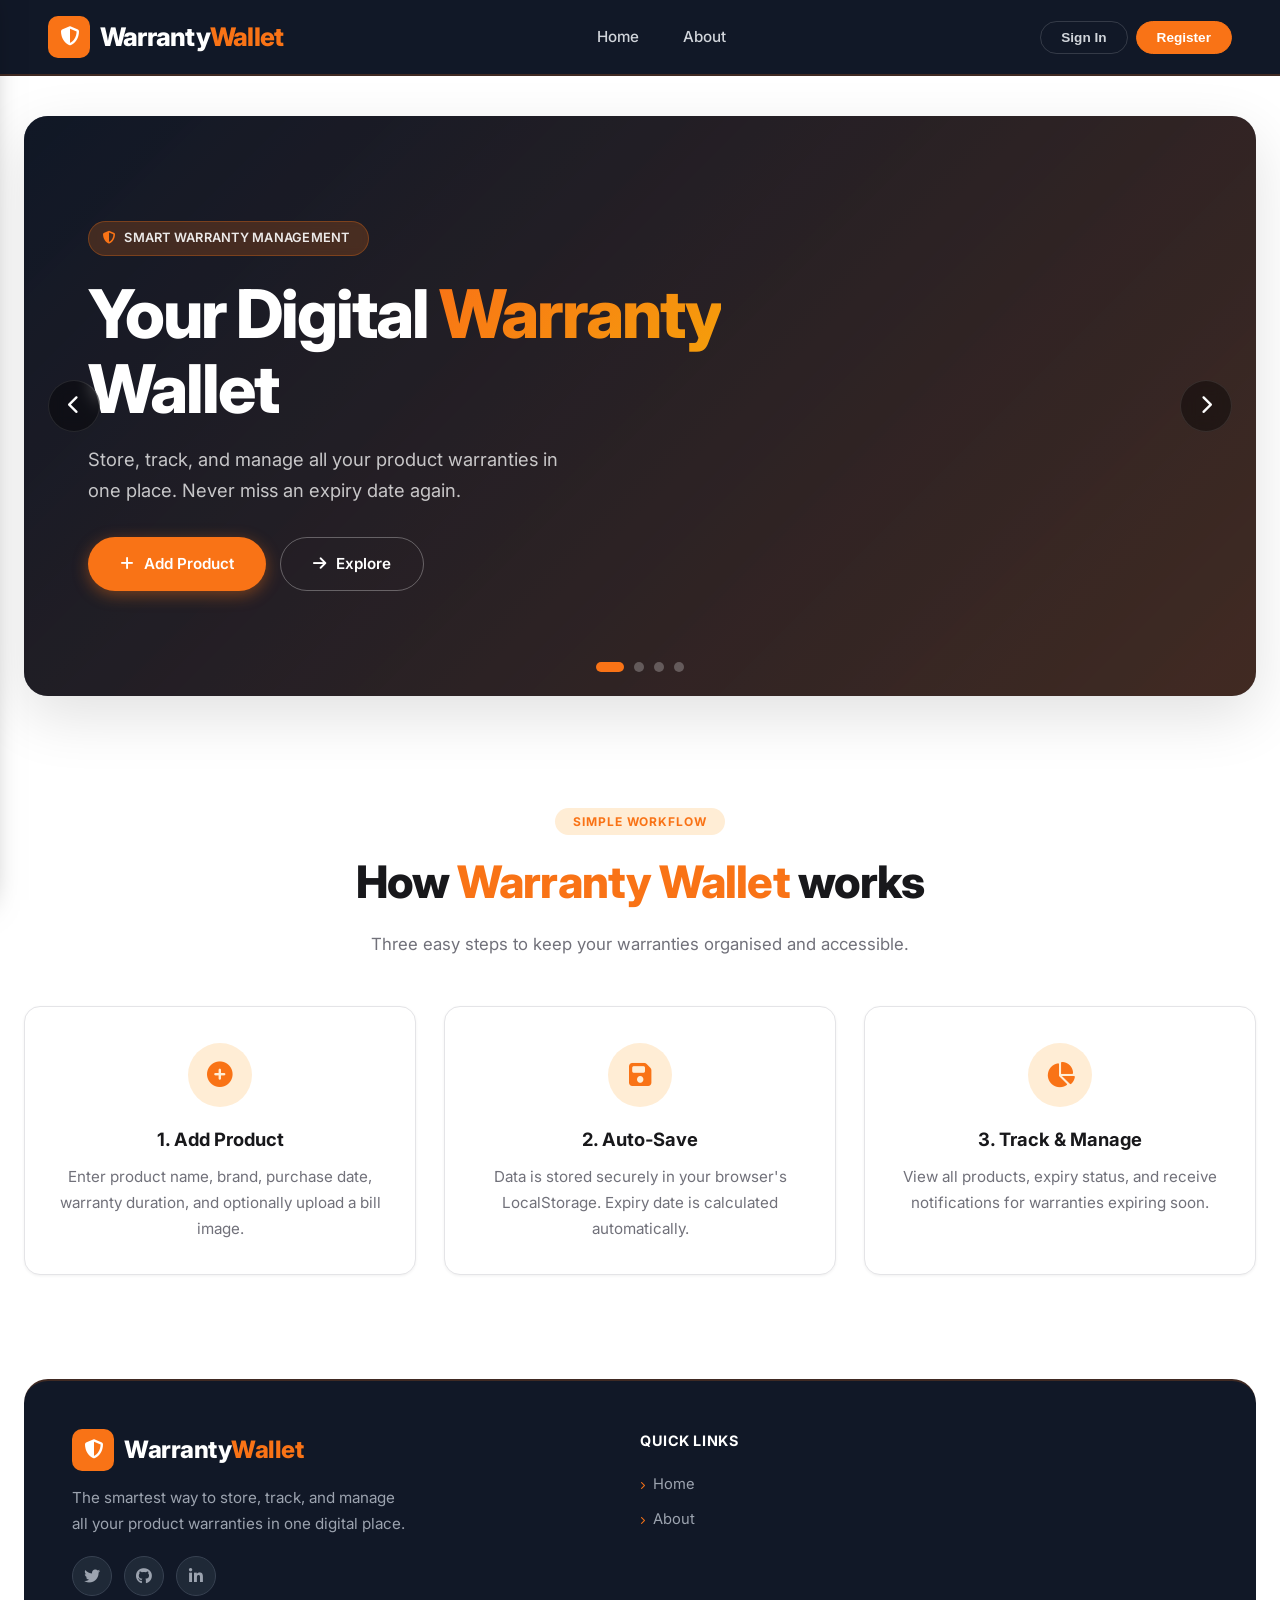
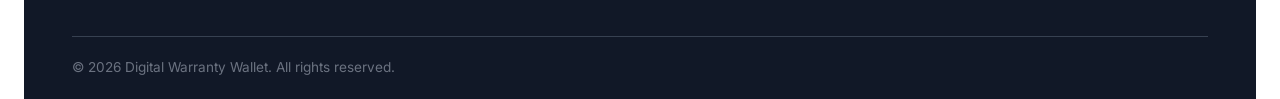
<file: index.html>
<!DOCTYPE html>
<html lang="en">
<head>
    <meta charset="UTF-8" />
    <meta name="viewport" content="width=device-width, initial-scale=1.0" />
    <title>WarrantyWallet — Digital Warranty Manager</title>

    <link rel="preconnect" href="https://fonts.googleapis.com" />
    <link rel="preconnect" href="https://fonts.gstatic.com" crossorigin />
    <link href="https://fonts.googleapis.com/css2?family=Inter:opsz,wght@14..32,400;14..32,500;14..32,600;14..32,700;14..32,800&display=swap" rel="stylesheet" />

    <link rel="stylesheet" href="https://cdnjs.cloudflare.com/ajax/libs/font-awesome/6.5.0/css/all.min.css" />

    <link rel="stylesheet" href="styles.css" />
</head>
<body>

<header>
    <div class="header-left">
        <!-- Hamburger (mobile) -->
        <button class="hamburger" id="hamburgerBtn" aria-label="Toggle menu">
            <span></span><span></span><span></span>
        </button>

        <!-- Logo -->
        <div class="logo-text">
            <div class="logo-icon"><i class="fas fa-shield-alt"></i></div>
            <span>Warranty<span>Wallet</span></span>
        </div>
    </div>

    <!-- Desktop navigation -->
    <ul class="menu" id="desktopMenu">
        <li><a href="index.html">Home</a></li>
        <li><a href="products.html">Products</a></li>
        <li><a href="add.html">Add Products</a></li>
        <li><a href="about.html">About</a></li>
    </ul>

    <!-- Header actions (search, notification, auth) -->
    <div class="header-actions">
        <!-- Search -->
        <div class="search" id="searchToggle">
            <svg aria-hidden="true" xmlns="http://www.w3.org/2000/svg" width="24" height="24" fill="none" viewBox="0 0 24 24">
                <path stroke="currentColor" stroke-linecap="round" stroke-width="2" d="m21 21-3.5-3.5M17 10a7 7 0 1 1-14 0 7 7 0 0 1 14 0Z" />
            </svg>
        </div>
        <div class="search-overlay" id="searchOverlay">
            <input type="text" placeholder="Search for products..." />
        </div>

        <!-- Notification -->
        <div class="notification-wrapper" id="notificationToggle">
            <svg xmlns="http://www.w3.org/2000/svg" width="24" height="24" viewBox="0 0 24 24" fill="none" stroke="currentColor" stroke-width="2" stroke-linecap="round" stroke-linejoin="round">
                <path d="M18 8A6 6 0 0 0 6 8c0 7-3 9-3 9h18s-3-2-3-9" />
                <path d="M13.73 21a2 2 0 0 1-3.46 0" />
            </svg>
            <span class="notification-badge" id="notifBadge">0</span>
        </div>
        <div class="notification-dropdown" id="notifDropdown">
            <div id="notificationList"></div>
            <div class="notification-empty" id="notificationEmpty" style="display:none;">
                <i class="fas fa-check-circle"></i>
                <p>All caught up!</p>
            </div>
        </div>
        

        <!-- Auth -->
        <div id="authContainer">
            <div id="authButtons" style="display:flex; gap:8px; align-items:center;">
                <button class="btn btn-auth" id="signinBtn">Sign In</button>
                <button class="btn btn-auth btn-register" id="registerBtn">Register</button>
            </div>
            <div id="profileContainer" style="display:none; position:relative;">
                <div class="profile-avatar" id="profileAvatar">
                    <span id="profileInitials">KW</span>
                </div>
                <div class="profile-dropdown" id="profileDropdown">
                    <div class="profile-info">
                        <div class="profile-name" id="profileName">User Name</div>
                        <div class="profile-email" id="profileEmail">user@email.com</div>
                    </div>
                    <hr />
                    <button class="profile-logout" id="logoutBtn"><i class="fas fa-sign-out-alt"></i> Sign Out</button>
                </div>
            </div>
        </div>
    </div>
</header>

<!-- ===== MOBILE SIDEBAR ===== -->
 <div class="sidebar-overlay" id="sidebarOverlay"></div>
<div class="sidebar" id="mobileSidebar">
    <div class="sidebar-header">
        <div class="logo-text">
            <div class="logo-icon"><i class="fas fa-shield-alt"></i></div>
            <span>Warranty<span>Wallet</span></span>
        </div>
        <button class="sidebar-close" id="sidebarClose">&times;</button>
    </div>
    <ul class="sidebar-nav">
        <li><a href="index.html"><i class="fas fa-home"></i> Home</a></li>
        <li><a href="products.html"><i class="fas fa-boxes"></i> Products</a></li>
        <li><a href="add.html"><i class="fas fa-plus-circle"></i> Add Products</a></li>
        <li><a href="about.html"><i class="fas fa-info-circle"></i> About</a></li>
    </ul>
    <div class="sidebar-auth">
        <button class="btn btn-primary sidebar-signin" id="sidebarSigninBtn">Sign In</button>
        <button class="btn btn-outline sidebar-register" id="sidebarRegisterBtn">Register</button>
    </div>
</div>

<!-- ===== PAGE CONTENT WRAPPER ===== -->
<main class="main-content" id="appContent">

    <!-- ===== HERO / SLIDER ===== -->
    <section class="hero-section">
        <div class="hero-slides">
            <div class="hero-slide hero-slide-1 active"></div>
            <div class="hero-slide hero-slide-2"></div>
            <div class="hero-slide hero-slide-3"></div>
            <div class="hero-slide hero-slide-4"></div>
        </div>

        <div class="hero-content">
            <div class="hero-content-inner">
                <span class="tag">
                    <i class="fas fa-shield-alt"></i> Smart Warranty Management
                </span>
                <h1>Your Digital <span>Warranty</span> Wallet</h1>
                <p>Store, track, and manage all your product warranties in one place. Never miss an expiry date again.</p>
                <div class="hero-buttons">
                    <a href="add.html" class="btn btn-primary"><i class="fas fa-plus"></i> Add Product</a>
                    <a href="products.html" class="btn btn-outline"><i class="fas fa-arrow-right"></i> Explore</a>
                </div>
            </div>
        </div>

        <div class="slider-arrows">
            <button id="prevSlide" aria-label="Previous slide"><i class="fas fa-chevron-left"></i></button>
            <button id="nextSlide" aria-label="Next slide"><i class="fas fa-chevron-right"></i></button>
        </div>
        <div class="slider-dots">
            <button class="dot active" data-index="0" aria-label="Slide 1"></button>
            <button class="dot" data-index="1" aria-label="Slide 2"></button>
            <button class="dot" data-index="2" aria-label="Slide 3"></button>
            <button class="dot" data-index="3" aria-label="Slide 4"></button>
        </div>
    </section>

    <!-- ===== HOW IT WORKS ===== -->
    <section class="section how-it-works">
        <div class="section-header">
            <span class="subtitle">Simple workflow</span>
            <h2>How <span>Warranty Wallet</span> works</h2>
            <p>Three easy steps to keep your warranties organised and accessible.</p>
        </div>
        <div class="steps-grid">
            <div class="step-card">
                <div class="step-icon"><i class="fas fa-plus-circle"></i></div>
                <h3>1. Add Product</h3>
                <p>Enter product name, brand, purchase date, warranty duration, and optionally upload a bill image.</p>
            </div>
            <div class="step-card">
                <div class="step-icon"><i class="fas fa-save"></i></div>
                <h3>2. Auto‑Save</h3>
                <p>Data is stored securely in your browser's LocalStorage. Expiry date is calculated automatically.</p>
            </div>
            <div class="step-card">
                <div class="step-icon"><i class="fas fa-chart-pie"></i></div>
                <h3>3. Track &amp; Manage</h3>
                <p>View all products, expiry status, and receive notifications for warranties expiring soon.</p>
            </div>
        </div>
    </section>

    <!-- ===== FOOTER ===== -->
    <footer class="main-footer">
        <div class="footer-container">
            <div class="footer-col brand-col">
                <div class="footer-logo">
                    <div class="logo-icon"><i class="fas fa-shield-alt"></i></div>
                    <span>Warranty<span>Wallet</span></span>
                </div>
                <p class="footer-desc">The smartest way to store, track, and manage all your product warranties in one digital place.</p>
                <div class="footer-social">
                    <a href="#" aria-label="Twitter"><i class="fab fa-twitter"></i></a>
                    <a href="https://github.com/kanishka-wani" aria-label="GitHub"><i class="fab fa-github"></i></a>
                    <a href="https://www.linkedin.com/in/kanishka-wani-2520a5288" aria-label="LinkedIn"><i class="fab fa-linkedin-in"></i></a>
                </div>
            </div>
 <div class="footer-col">
    <h4>Quick Links</h4>
    <ul class="footer-links">
        <li><a href="index.html"><i class="fas fa-chevron-right"></i> Home</a></li>
        <li><a href="products.html"><i class="fas fa-chevron-right"></i> My Items</a></li>
        <li><a href="add.html"><i class="fas fa-chevron-right"></i> Add Product</a></li>
        <li><a href="about.html"><i class="fas fa-chevron-right"></i> About</a></li>
    </ul>
</div>
        </div>
        <div class="footer-bottom">
            <div class="footer-bottom-container">
                <p>&copy; 2026 Digital Warranty Wallet. All rights reserved.</p>
            </div>
        </div>
    </footer>

</main>



<!-- SIGN IN MODAL -->
<div class="auth-modal" id="signinModal">
    <div class="auth-modal-content">
        <div class="auth-modal-header">
            <h2><i class="fas fa-sign-in-alt"></i> Sign In</h2>
            <button class="auth-modal-close" id="closeSignin">&times;</button>
        </div>
        <form id="signinForm" novalidate>
            <div class="auth-form-group">
                <label>Email Address</label>
                <input type="email" id="signinEmail" placeholder="you@email.com" required />
            </div>
            <div class="auth-form-group">
                <label>Password</label>
                <input type="password" id="signinPassword" placeholder="••••••••" required />
            </div>
            <button type="submit" class="btn btn-primary btn-auth-submit">Sign In</button>
            <p class="auth-switch">Don't have an account? <a href="#" id="switchToRegister">Register</a></p>
        </form>
    </div>
</div>

<!-- REGISTER MODAL -->
<div class="auth-modal" id="registerModal">
    <div class="auth-modal-content">
        <div class="auth-modal-header">
            <h2><i class="fas fa-user-plus"></i> Register</h2>
            <button class="auth-modal-close" id="closeRegister">&times;</button>
        </div>
        <form id="registerForm" novalidate>
            <div class="auth-form-group">
                <label>Full Name</label>
                <input type="text" id="registerName" placeholder="Your Name" required />
            </div>
            <div class="auth-form-group">
                <label>Email Address</label>
                <input type="email" id="registerEmail" placeholder="you@email.com" required />
            </div>
            <div class="auth-form-group">
                <label>Password</label>
                <input type="password" id="registerPassword" placeholder="Min 6 characters" minlength="6" required />
            </div>
            <div class="auth-form-group">
                <label>Confirm Password</label>
                <input type="password" id="registerConfirm" placeholder="Confirm password" required />
            </div>
            <button type="submit" class="btn btn-primary btn-auth-submit">Create Account</button>
            <p class="auth-switch">Already have an account? <a href="#" id="switchToSignin">Sign In</a></p>
        </form>
    </div>
</div>

<!-- Overlay -->
<div class="auth-overlay" id="authOverlay"></div>


<script src="script.js"></script>

</body>
</html>
</file>
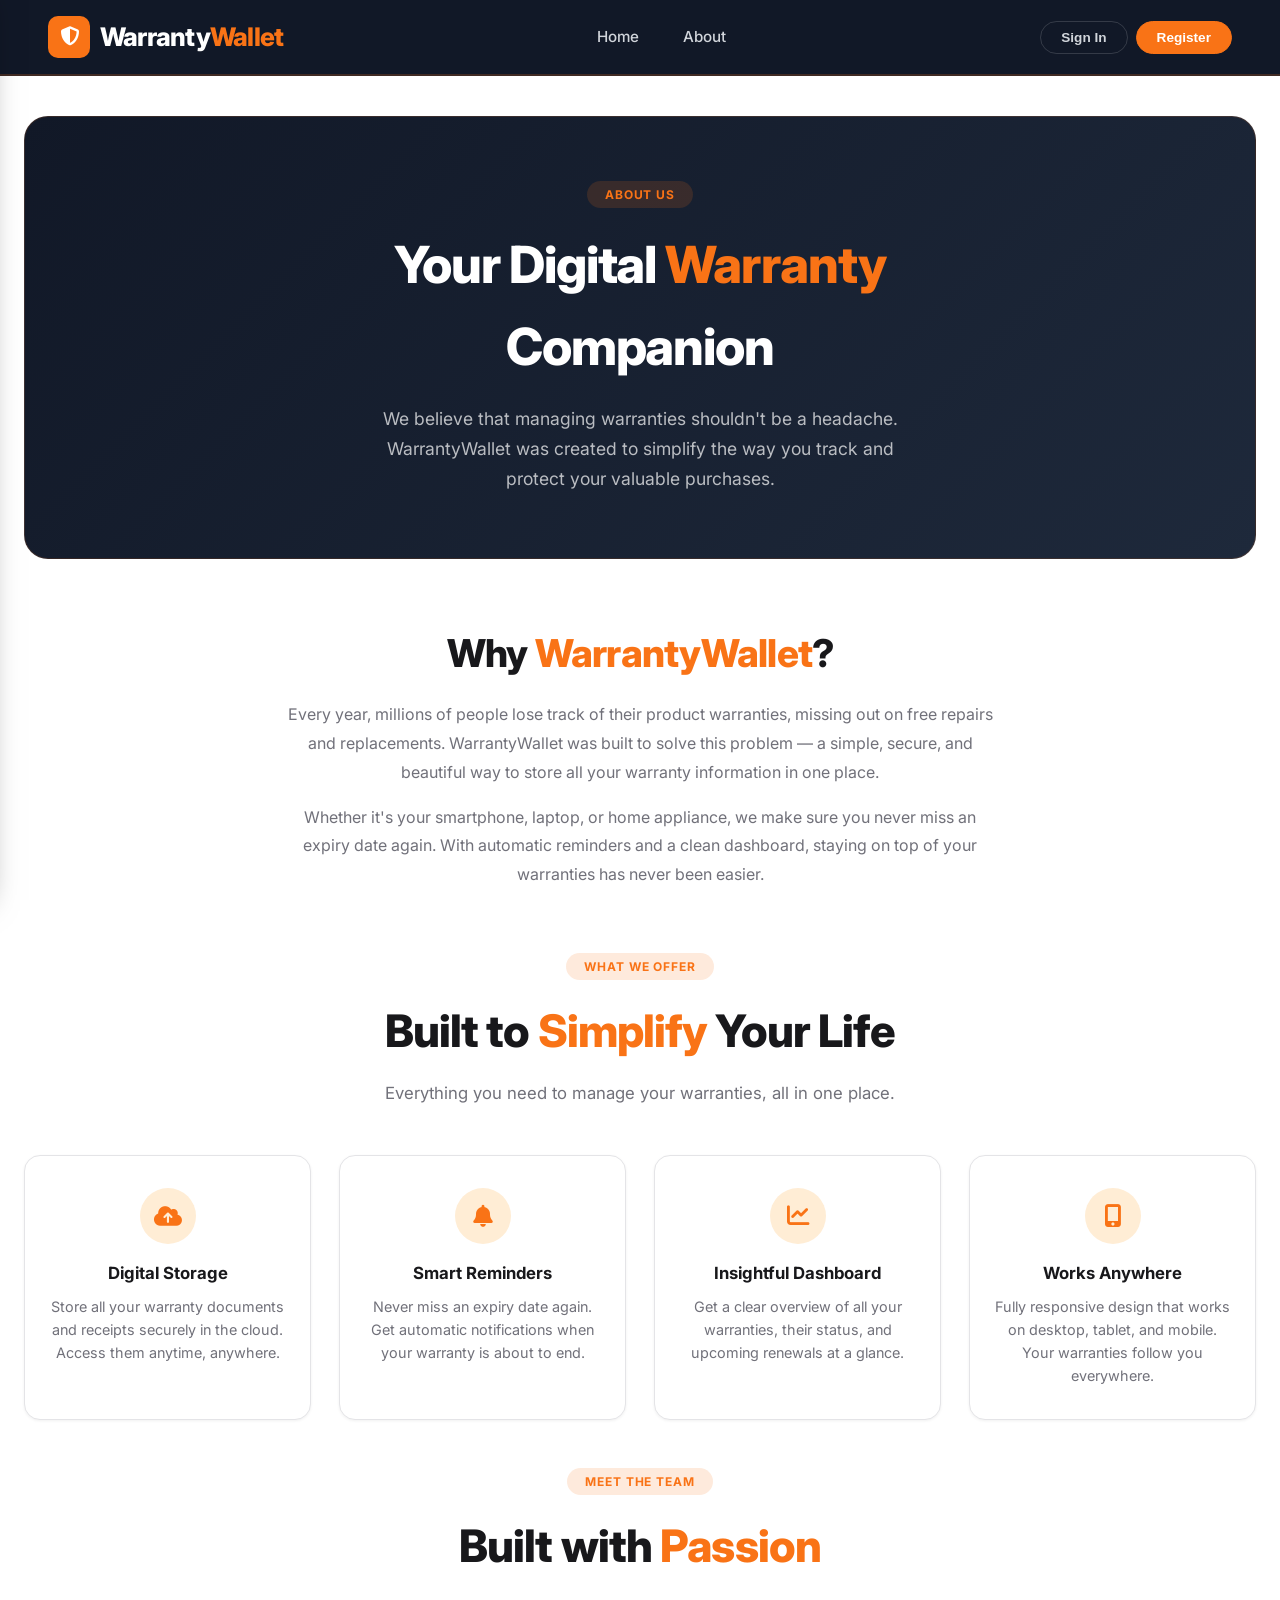
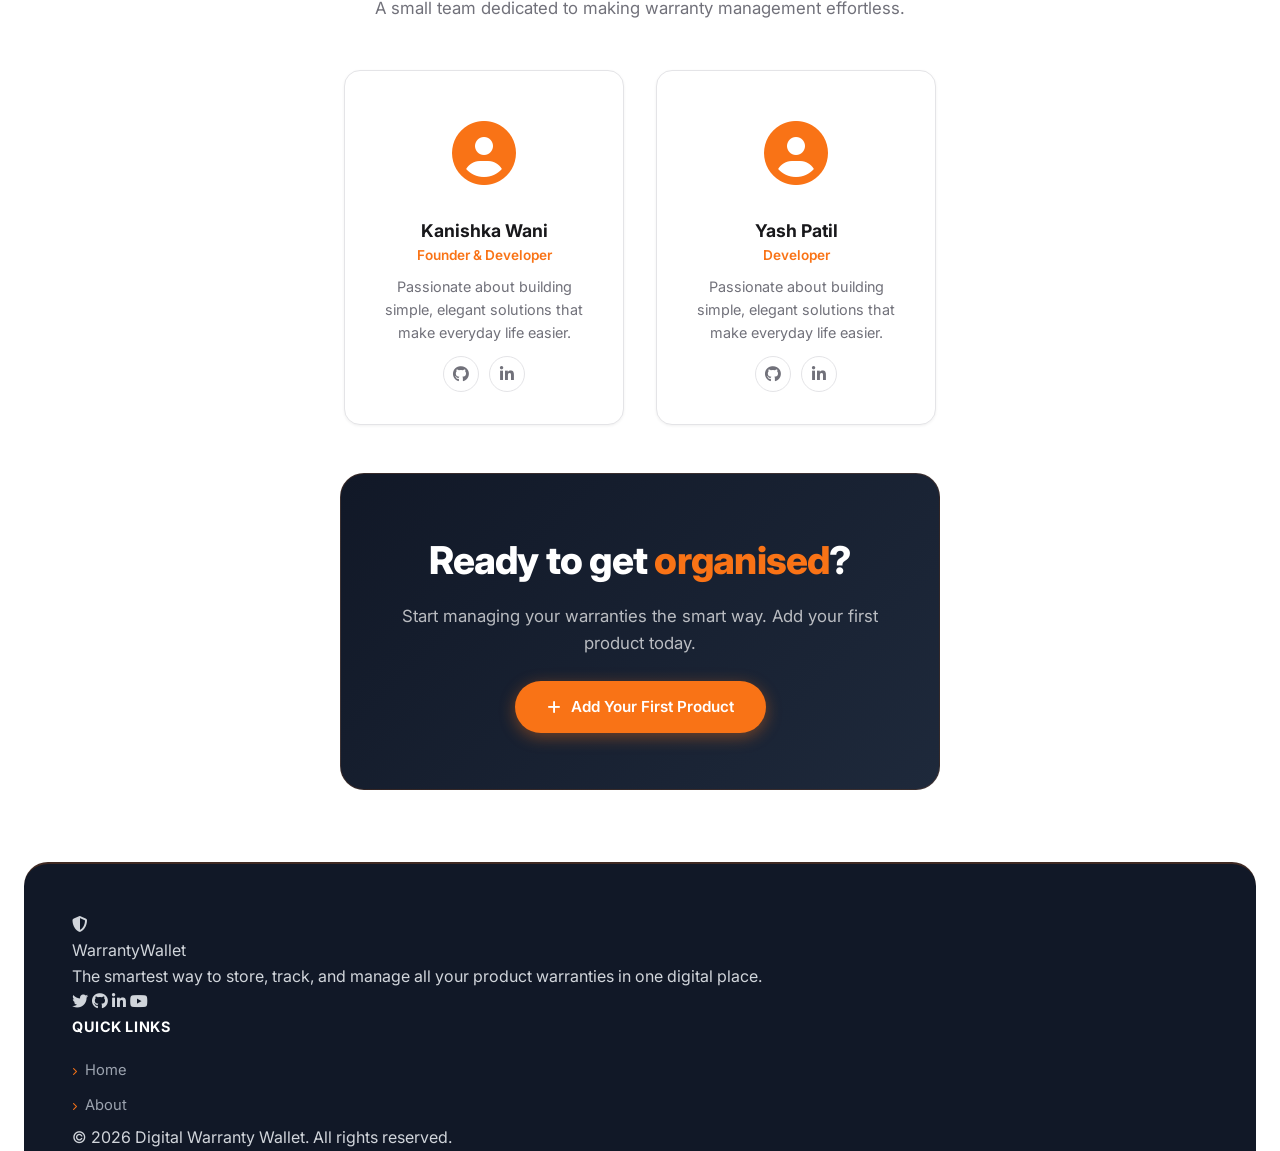
<file: about.html>
<!DOCTYPE html>
<html lang="en">
<head>
    <meta charset="UTF-8" />
    <meta name="viewport" content="width=device-width, initial-scale=1.0" />
    <title>About — WarrantyWallet</title>

    <link rel="preconnect" href="https://fonts.googleapis.com" />
    <link rel="preconnect" href="https://fonts.gstatic.com" crossorigin />
    <link href="https://fonts.googleapis.com/css2?family=Inter:opsz,wght@14..32,400;14..32,500;14..32,600;14..32,700;14..32,800&display=swap" rel="stylesheet" />

    <link rel="stylesheet" href="https://cdnjs.cloudflare.com/ajax/libs/font-awesome/6.5.0/css/all.min.css" />

    <link rel="stylesheet" href="styles.css" />
</head>
<body>

<!-- ===== HEADER ===== -->
<header>
    <div class="header-left">
        <!-- Hamburger (mobile) -->
        <button class="hamburger" id="hamburgerBtn" aria-label="Toggle menu">
            <span></span><span></span><span></span>
        </button>

        <!-- Logo -->
        <div class="logo-text">
            <div class="logo-icon"><i class="fas fa-shield-alt"></i></div>
            <span>Warranty<span>Wallet</span></span>
        </div>
    </div>

    <!-- Desktop navigation -->
    <ul class="menu" id="desktopMenu">
        <li><a href="index.html">Home</a></li>
        <li><a href="products.html">Products</a></li>
        <li><a href="add.html">Add Products</a></li>
        <li><a href="about.html">About</a></li>
    </ul>

    <!-- Header actions (search, notification, auth) -->
    <div class="header-actions">
        <!-- Search -->
        <div class="search" id="searchToggle">
            <svg aria-hidden="true" xmlns="http://www.w3.org/2000/svg" width="24" height="24" fill="none" viewBox="0 0 24 24">
                <path stroke="currentColor" stroke-linecap="round" stroke-width="2" d="m21 21-3.5-3.5M17 10a7 7 0 1 1-14 0 7 7 0 0 1 14 0Z" />
            </svg>
        </div>
        <div class="search-overlay" id="searchOverlay">
            <input type="text" placeholder="Search for products..." />
        </div>

        <!-- Notification -->
        <div class="notification-wrapper" id="notificationToggle">
            <svg xmlns="http://www.w3.org/2000/svg" width="24" height="24" viewBox="0 0 24 24" fill="none" stroke="currentColor" stroke-width="2" stroke-linecap="round" stroke-linejoin="round">
                <path d="M18 8A6 6 0 0 0 6 8c0 7-3 9-3 9h18s-3-2-3-9" />
                <path d="M13.73 21a2 2 0 0 1-3.46 0" />
            </svg>
            <span class="notification-badge" id="notifBadge">0</span>
        </div>
        <div class="notification-dropdown" id="notifDropdown">
            <div id="notificationList"></div>
            <div class="notification-empty" id="notificationEmpty" style="display:none;">
                <i class="fas fa-check-circle"></i>
                <p>All caught up!</p>
            </div>
        </div>


        <!-- Auth -->
        <div id="authContainer">
            <div id="authButtons" style="display:flex; gap:8px; align-items:center;">
                <button class="btn btn-auth" id="signinBtn">Sign In</button>
                <button class="btn btn-auth btn-register" id="registerBtn">Register</button>
            </div>
            <div id="profileContainer" style="display:none; position:relative;">
                <div class="profile-avatar" id="profileAvatar">
                    <span id="profileInitials">KW</span>
                </div>
                <div class="profile-dropdown" id="profileDropdown">
                    <div class="profile-info">
                        <div class="profile-name" id="profileName">User Name</div>
                        <div class="profile-email" id="profileEmail">user@email.com</div>
                    </div>
                    <hr />
                    <button class="profile-logout" id="logoutBtn"><i class="fas fa-sign-out-alt"></i> Sign Out</button>
                </div>
            </div>
        </div>
    </div>
</header>

<!-- ===== MOBILE SIDEBAR ===== -->
<div class="sidebar-overlay" id="sidebarOverlay"></div>
<div class="sidebar" id="mobileSidebar">
    <div class="sidebar-header">
        <div class="logo-text">
            <div class="logo-icon"><i class="fas fa-shield-alt"></i></div>
            <span>Warranty<span>Wallet</span></span>
        </div>
        <button class="sidebar-close" id="sidebarClose">&times;</button>
    </div>
    <ul class="sidebar-nav">
        <li><a href="index.html"><i class="fas fa-home"></i> Home</a></li>
        <li><a href="products.html"><i class="fas fa-boxes"></i> Products</a></li>
        <li><a href="add.html"><i class="fas fa-plus-circle"></i> Add Products</a></li>
        <li><a href="about.html"><i class="fas fa-info-circle"></i> About</a></li>
    </ul>
    <div class="sidebar-auth">
        <button class="btn btn-primary sidebar-signin" id="sidebarSigninBtn">Sign In</button>
        <button class="btn btn-outline sidebar-register" id="sidebarRegisterBtn">Register</button>
    </div>
</div>

<!-- ===== MAIN CONTENT ===== -->
<main class="main-content">

    <!-- ===== ABOUT HERO ===== -->
    <section class="about-hero">
        <div class="about-hero-content">
            <span class="section-badge">About Us</span>
            <h1>Your Digital <span>Warranty</span> Companion</h1>
            <p>We believe that managing warranties shouldn't be a headache. WarrantyWallet was created to simplify the way you track and protect your valuable purchases.</p>
        </div>
    </section>

    <!-- ===== STORY SECTION – FULL WIDTH (no illustration) ===== -->
    <section class="about-story">
        <div class="story-text-full">
            <h2>Why <span>WarrantyWallet</span>?</h2>
            <p>
                Every year, millions of people lose track of their product warranties, missing out on free repairs and replacements.
                WarrantyWallet was built to solve this problem — a simple, secure, and beautiful way to store all your warranty information in one place.
            </p>
            <p>
                Whether it's your smartphone, laptop, or home appliance, we make sure you never miss an expiry date again.
                With automatic reminders and a clean dashboard, staying on top of your warranties has never been easier.
            </p>
        </div>
    </section>

    <!-- ===== FEATURES SECTION ===== -->
    <section class="about-features">
        <div class="section-header">
            <span class="section-badge">What We Offer</span>
            <h2>Built to <span>Simplify</span> Your Life</h2>
            <p>Everything you need to manage your warranties, all in one place.</p>
        </div>

        <div class="features-grid">
            <div class="feature-card">
                <div class="feature-icon-wrapper"><i class="fas fa-cloud-upload-alt"></i></div>
                <h3>Digital Storage</h3>
                <p>Store all your warranty documents and receipts securely in the cloud. Access them anytime, anywhere.</p>
            </div>

            <div class="feature-card">
                <div class="feature-icon-wrapper"><i class="fas fa-bell"></i></div>
                <h3>Smart Reminders</h3>
                <p>Never miss an expiry date again. Get automatic notifications when your warranty is about to end.</p>
            </div>

            <div class="feature-card">
                <div class="feature-icon-wrapper"><i class="fas fa-chart-line"></i></div>
                <h3>Insightful Dashboard</h3>
                <p>Get a clear overview of all your warranties, their status, and upcoming renewals at a glance.</p>
            </div>

            <div class="feature-card">
                <div class="feature-icon-wrapper"><i class="fas fa-mobile-alt"></i></div>
                <h3>Works Anywhere</h3>
                <p>Fully responsive design that works on desktop, tablet, and mobile. Your warranties follow you everywhere.</p>
            </div>
        </div>
    </section>

    <!-- ===== TEAM SECTION ===== -->
    <section class="about-team">
        <div class="section-header">
            <span class="section-badge">Meet the Team</span>
            <h2>Built with <span>Passion</span></h2>
            <p>A small team dedicated to making warranty management effortless.</p>
        </div>

        <div class="team-grid">
            <div class="team-member">
                <div class="team-avatar">
                    <i class="fas fa-user-circle"></i>
                </div>
                <h3>Kanishka Wani</h3>
                <p class="team-role">Founder &amp; Developer</p>
                <p class="team-bio">Passionate about building simple, elegant solutions that make everyday life easier.</p>
                <div class="team-social-links">
                    <a href="https://github.com/kanishka-wani" aria-label="GitHub"><i class="fab fa-github"></i></a>
                    <a href="https://www.linkedin.com/in/kanishka-wani-2520a5288" aria-label="LinkedIn"><i class="fab fa-linkedin-in"></i></a>
                </div>
            </div>
            <div class="team-member">
                <div class="team-avatar">
                    <i class="fas fa-user-circle"></i>
                </div>
                <h3>Yash Patil</h3>
                <p class="team-role">Developer </p>
                <p class="team-bio">Passionate about building simple, elegant solutions that make everyday life easier.</p>
                <div class="team-social-links">
                    <a href="" aria-label="GitHub"><i class="fab fa-github"></i></a>
                    <a href="" aria-label="LinkedIn"><i class="fab fa-linkedin-in"></i></a>
                </div>
            </div>
        </div>
    </section>

    <!-- ===== CALL TO ACTION ===== -->
    <section class="about-cta-section">
        <div class="cta-box">
            <h2>Ready to get <span>organised</span>?</h2>
            <p>Start managing your warranties the smart way. Add your first product today.</p>
            <a href="add.html" class="btn btn-primary">
                <i class="fas fa-plus"></i> Add Your First Product
            </a>
        </div>
    </section>

    <!-- ===== FOOTER ===== -->
    <footer class="main-footer">
        <div class="footer-grid">
            <div class="footer-brand-column">
                <div class="footer-brand-logo">
                    <div class="brand-icon-wrapper"><i class="fas fa-shield-alt"></i></div>
                    <span>Warranty<span>Wallet</span></span>
                </div>
                <p class="footer-description">The smartest way to store, track, and manage all your product warranties in one digital place.</p>
                <div class="footer-social-icons">
                    <a href="#" aria-label="Twitter"><i class="fab fa-twitter"></i></a>
                    <a href="https://github.com/kanishka-wani" aria-label="GitHub"><i class="fab fa-github"></i></a>
                    <a href="https://www.linkedin.com/in/kanishka-wani-2520a5288" aria-label="LinkedIn"><i class="fab fa-linkedin-in"></i></a>
                    <a href="#" aria-label="YouTube"><i class="fab fa-youtube"></i></a>
                </div>
            </div>
<div class="footer-col">
    <h4>Quick Links</h4>
    <ul class="footer-links">
        <li><a href="index.html"><i class="fas fa-chevron-right"></i> Home</a></li>
        <li><a href="products.html"><i class="fas fa-chevron-right"></i> My Items</a></li>
        <li><a href="add.html"><i class="fas fa-chevron-right"></i> Add Product</a></li>
        <li><a href="about.html"><i class="fas fa-chevron-right"></i> About</a></li>
    </ul>
</div>
        </div>

        <div class="footer-bottom-bar">
            <p>&copy; 2026 Digital Warranty Wallet. All rights reserved.</p>
        </div>
    </footer>

</main>

<div class="auth-modal" id="signinModal">
    <div class="auth-modal-content">
        <div class="auth-modal-header">
            <h2><i class="fas fa-sign-in-alt"></i> Sign In</h2>
            <button class="auth-modal-close" id="closeSignin">&times;</button>
        </div>
        <form id="signinForm" novalidate>
            <div class="auth-form-group">
                <label>Email Address</label>
                <input type="email" id="signinEmail" placeholder="you@email.com" required />
            </div>
            <div class="auth-form-group">
                <label>Password</label>
                <input type="password" id="signinPassword" placeholder="••••••••" required />
            </div>
            <button type="submit" class="btn btn-primary btn-auth-submit">Sign In</button>
            <p class="auth-switch">Don't have an account? <a href="#" id="switchToRegister">Register</a></p>
        </form>
    </div>
</div>

<div class="auth-modal" id="registerModal">
    <div class="auth-modal-content">
        <div class="auth-modal-header">
            <h2><i class="fas fa-user-plus"></i> Register</h2>
            <button class="auth-modal-close" id="closeRegister">&times;</button>
        </div>
        <form id="registerForm" novalidate>
            <div class="auth-form-group">
                <label>Full Name</label>
                <input type="text" id="registerName" placeholder="Your Name" required />
            </div>
            <div class="auth-form-group">
                <label>Email Address</label>
                <input type="email" id="registerEmail" placeholder="you@email.com" required />
            </div>
            <div class="auth-form-group">
                <label>Password</label>
                <input type="password" id="registerPassword" placeholder="Min 6 characters" minlength="6" required />
            </div>
            <div class="auth-form-group">
                <label>Confirm Password</label>
                <input type="password" id="registerConfirm" placeholder="Confirm password" required />
            </div>
            <button type="submit" class="btn btn-primary btn-auth-submit">Create Account</button>
            <p class="auth-switch">Already have an account? <a href="#" id="switchToSignin">Sign In</a></p>
        </form>
    </div>
</div>

<div class="auth-overlay" id="authOverlay"></div>

<script src="script.js"></script>

</body>
</html>
</file>
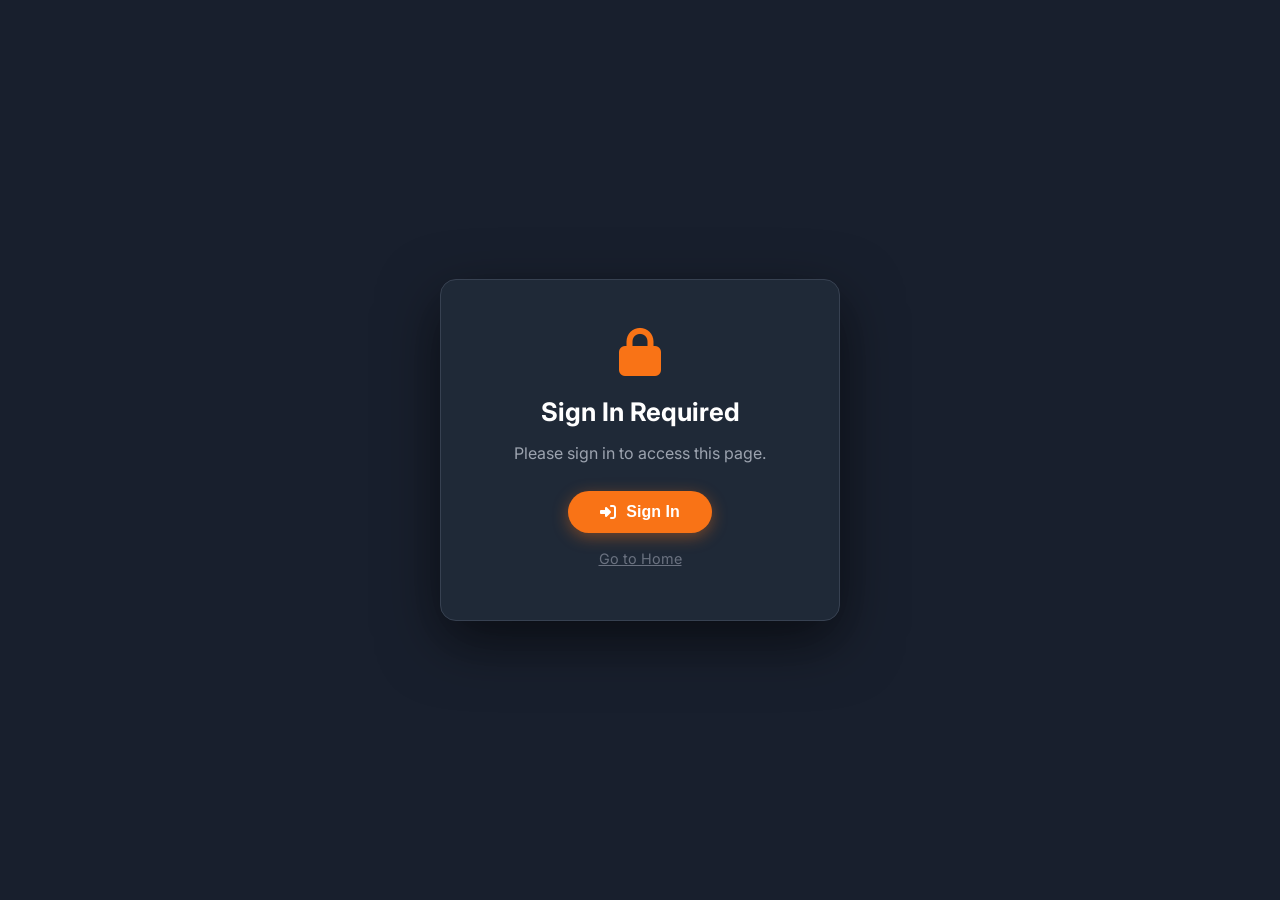
<file: add.html>
<!DOCTYPE html>
<html lang="en">
<head>
    <meta charset="UTF-8" />
    <meta name="viewport" content="width=device-width, initial-scale=1.0" />
    <title>Add Product — WarrantyWallet</title>

    <link rel="preconnect" href="https://fonts.googleapis.com" />
    <link rel="preconnect" href="https://fonts.gstatic.com" crossorigin />
    <link href="https://fonts.googleapis.com/css2?family=Inter:opsz,wght@14..32,400;14..32,500;14..32,600;14..32,700;14..32,800&display=swap" rel="stylesheet" />

    <link rel="stylesheet" href="https://cdnjs.cloudflare.com/ajax/libs/font-awesome/6.5.0/css/all.min.css" />
    <link rel="stylesheet" href="styles.css" />
</head>
<body>

<header>
    <div class="header-left">
        <!-- Hamburger (mobile) -->
        <button class="hamburger" id="hamburgerBtn" aria-label="Toggle menu">
            <span></span><span></span><span></span>
        </button>

        <!-- Logo -->
        <div class="logo-text">
            <div class="logo-icon"><i class="fas fa-shield-alt"></i></div>
            <span>Warranty<span>Wallet</span></span>
        </div>
    </div>

    <!-- Desktop navigation -->
    <ul class="menu" id="desktopMenu">
        <li><a href="index.html">Home</a></li>
        <li><a href="products.html">Products</a></li>
        <li><a href="add.html">Add Products</a></li>
        <li><a href="about.html">About</a></li>
    </ul>

    <!-- Header actions (search, notification, auth) -->
    <div class="header-actions">
        <!-- Search -->
        <div class="search" id="searchToggle">
            <svg aria-hidden="true" xmlns="http://www.w3.org/2000/svg" width="24" height="24" fill="none" viewBox="0 0 24 24">
                <path stroke="currentColor" stroke-linecap="round" stroke-width="2" d="m21 21-3.5-3.5M17 10a7 7 0 1 1-14 0 7 7 0 0 1 14 0Z" />
            </svg>
        </div>
        <div class="search-overlay" id="searchOverlay">
            <input type="text" placeholder="Search for products..." />
        </div>

        <!-- Notification -->
        <div class="notification-wrapper" id="notificationToggle">
            <svg xmlns="http://www.w3.org/2000/svg" width="24" height="24" viewBox="0 0 24 24" fill="none" stroke="currentColor" stroke-width="2" stroke-linecap="round" stroke-linejoin="round">
                <path d="M18 8A6 6 0 0 0 6 8c0 7-3 9-3 9h18s-3-2-3-9" />
                <path d="M13.73 21a2 2 0 0 1-3.46 0" />
            </svg>
            <span class="notification-badge" id="notifBadge">0</span>
        </div>
        <div class="notification-dropdown" id="notifDropdown">
            <div id="notificationList"></div>
            <div class="notification-empty" id="notificationEmpty" style="display:none;">
                <i class="fas fa-check-circle"></i>
                <p>All caught up!</p>
            </div>
        </div>
        

        <!-- Auth -->
        <div id="authContainer">
            <div id="authButtons" style="display:flex; gap:8px; align-items:center;">
                <button class="btn btn-auth" id="signinBtn">Sign In</button>
                <button class="btn btn-auth btn-register" id="registerBtn">Register</button>
            </div>
            <div id="profileContainer" style="display:none; position:relative;">
                <div class="profile-avatar" id="profileAvatar">
                    <span id="profileInitials">KW</span>
                </div>
                <div class="profile-dropdown" id="profileDropdown">
                    <div class="profile-info">
                        <div class="profile-name" id="profileName">User Name</div>
                        <div class="profile-email" id="profileEmail">user@email.com</div>
                    </div>
                    <hr />
                    <button class="profile-logout" id="logoutBtn"><i class="fas fa-sign-out-alt"></i> Sign Out</button>
                </div>
            </div>
        </div>
    </div>
</header>

<!-- ===== MOBILE SIDEBAR ===== -->
 <div class="sidebar-overlay" id="sidebarOverlay"></div>
<div class="sidebar" id="mobileSidebar">
    <div class="sidebar-header">
        <div class="logo-text">
            <div class="logo-icon"><i class="fas fa-shield-alt"></i></div>
            <span>Warranty<span>Wallet</span></span>
        </div>
        <button class="sidebar-close" id="sidebarClose">&times;</button>
    </div>
    <ul class="sidebar-nav">
        <li><a href="index.html"><i class="fas fa-home"></i> Home</a></li>
        <li><a href="products.html"><i class="fas fa-boxes"></i> Products</a></li>
        <li><a href="add.html"><i class="fas fa-plus-circle"></i> Add Products</a></li>
        <li><a href="about.html"><i class="fas fa-info-circle"></i> About</a></li>
    </ul>
    <div class="sidebar-auth">
        <button class="btn btn-primary sidebar-signin" id="sidebarSigninBtn">Sign In</button>
        <button class="btn btn-outline sidebar-register" id="sidebarRegisterBtn">Register</button>
    </div>
</div>

<main class="main-content">

    <section class="add-product-section">
        <div class="section-header">
            <span class="subtitle">New entry</span>
            <h2>Add a <span>Product</span></h2>
            <p>Fill in the details below to store a new warranty in your digital wallet.</p>
        </div>

        <form id="addProductForm" class="add-product-form" novalidate>

            <!-- Product Images -->
            <div class="form-group form-group-full">
                <label class="form-label" for="productImages">
                    <i class="fas fa-images"></i> Product Images
                    <span class="file-count" id="productCount">0 / 5</span>
                </label>
                <div class="file-upload-area" id="productImagesArea">
                    <input type="file" id="productImages" name="productImages" accept="image/*" multiple hidden />
                    <div class="file-upload-content">
                        <i class="fas fa-cloud-upload-alt"></i>
                        <p>Drag &amp; drop product photos here, or <span>browse</span></p>
                        <small>PNG, JPG, WEBP — up to 5 images</small>
                    </div>
                </div>
                <div class="image-preview-grid" id="productImagesPreview"></div>
                <button type="button" class="btn-clear-images" id="clearProductImages" style="display:none;">
                    <i class="fas fa-trash-alt"></i> Clear all images
                </button>
            </div>

            <!-- Invoice Image -->
            <div class="form-group form-group-full">
                <label class="form-label" for="invoiceImage">
                    <i class="fas fa-file-invoice"></i> Invoice / Bill Image
                    <span class="file-count" id="invoiceCount">0 / 1</span>
                </label>
                <div class="file-upload-area file-upload-single" id="invoiceImageArea">
                    <input type="file" id="invoiceImage" name="invoiceImage" accept="image/*" hidden />
                    <div class="file-upload-content">
                        <i class="fas fa-receipt"></i>
                        <p>Upload your purchase invoice or bill — <span>browse</span></p>
                        <small>PNG, JPG, WEBP — 1 file</small>
                    </div>
                </div>
                <div class="image-preview-grid" id="invoiceImagePreview"></div>
            </div>

            <!-- Product & Brand -->
            <div class="form-row">
                <div class="form-group">
                    <label class="form-label" for="productName">
                        <i class="fas fa-box"></i> Product Name <span class="required">*</span>
                    </label>
                    <input type="text" id="productName" name="productName" class="form-input" placeholder="e.g. Samsung Galaxy S24" required />
                    <div class="invalid-feedback">Please enter a product name.</div>
                </div>
                <div class="form-group">
                    <label class="form-label" for="brandName">
                        <i class="fas fa-tag"></i> Brand Name <span class="required">*</span>
                    </label>
                    <input type="text" id="brandName" name="brandName" class="form-input" placeholder="e.g. Samsung" required />
                    <div class="invalid-feedback">Please enter a brand name.</div>
                </div>
            </div>

            <!-- Retailer & Purchase Date -->
            <div class="form-row">
                <div class="form-group">
                    <label class="form-label" for="retailerName">
                        <i class="fas fa-store"></i> Retailer Name <span class="required">*</span>
                    </label>
                    <input type="text" id="retailerName" name="retailerName" class="form-input" placeholder="e.g. Amazon, Best Buy" required />
                    <div class="invalid-feedback">Please enter a retailer name.</div>
                </div>
                <div class="form-group">
                    <label class="form-label" for="purchaseDate">
                        <i class="fas fa-calendar-alt"></i> Purchase Date <span class="required">*</span>
                    </label>
                    <input type="date" id="purchaseDate" name="purchaseDate" class="form-input" required />
                    <div class="invalid-feedback">Please select a purchase date.</div>
                </div>
            </div>

            <!-- Warranty Period -->
            <div class="form-group">
                <label class="form-label" for="warrantyPeriod">
                    <i class="fas fa-clock"></i> Warranty Period <span class="required">*</span>
                </label>
                <div class="warranty-input-group">
                    <input type="number" id="warrantyPeriod" name="warrantyPeriod" class="form-input warranty-period-input" placeholder="e.g. 12" min="1" required />
                    <select id="warrantyUnit" name="warrantyUnit" class="form-input form-select" aria-label="Warranty unit">
                        <option value="months">Months</option>
                        <option value="years">Years</option>
                    </select>
                </div>
                <div class="invalid-feedback">Please enter a valid warranty period (minimum 1).</div>
            </div>

            <!-- Form Actions -->
            <div class="form-actions">
                <button type="reset" class="btn btn-secondary" id="resetForm">
                    <i class="fas fa-undo-alt"></i> Reset
                </button>
                <button type="submit" class="btn btn-primary">
                    <i class="fas fa-save"></i> Save Product
                </button>
            </div>

        </form>
    </section>

    <footer class="main-footer">
        <div class="footer-container">
            <div class="footer-col brand-col">
                <div class="footer-logo">
                    <div class="logo-icon"><i class="fas fa-shield-alt"></i></div>
                    <span>Warranty<span>Wallet</span></span>
                </div>
                <p class="footer-desc">The smartest way to store, track, and manage all your product warranties in one digital place.</p>
                <div class="footer-social">
                    <a href="#" aria-label="Twitter"><i class="fab fa-twitter"></i></a>
                    <a href="https://github.com/kanishka-wani" aria-label="GitHub"><i class="fab fa-github"></i></a>
                    <a href="https://www.linkedin.com/in/kanishka-wani-2520a5288" aria-label="LinkedIn"><i class="fab fa-linkedin-in"></i></a>
                    <a href="#" aria-label="YouTube"><i class="fab fa-youtube"></i></a>
                </div>
            </div>
<div class="footer-col">
    <h4>Quick Links</h4>
    <ul class="footer-links">
        <li><a href="index.html"><i class="fas fa-chevron-right"></i> Home</a></li>
        <li><a href="products.html"><i class="fas fa-chevron-right"></i> My Items</a></li>
        <li><a href="add.html"><i class="fas fa-chevron-right"></i> Add Product</a></li>
        <li><a href="about.html"><i class="fas fa-chevron-right"></i> About</a></li>
    </ul>
</div>
        </div>
        <div class="footer-bottom">
            <div class="footer-bottom-container">
                <p>&copy; 2026 Digital Warranty Wallet. All rights reserved.</p>
            </div>
        </div>
    </footer>

</main>

<div class="auth-modal" id="signinModal">
    <div class="auth-modal-content">
        <div class="auth-modal-header">
            <h2><i class="fas fa-sign-in-alt"></i> Sign In</h2>
            <button class="auth-modal-close" id="closeSignin">&times;</button>
        </div>
        <form id="signinForm" novalidate>
            <div class="auth-form-group">
                <label>Email Address</label>
                <input type="email" id="signinEmail" placeholder="you@email.com" required />
            </div>
            <div class="auth-form-group">
                <label>Password</label>
                <input type="password" id="signinPassword" placeholder="••••••••" required />
            </div>
            <button type="submit" class="btn btn-primary btn-auth-submit">Sign In</button>
            <p class="auth-switch">Don't have an account? <a href="#" id="switchToRegister">Register</a></p>
        </form>
    </div>
</div>

<div class="auth-modal" id="registerModal">
    <div class="auth-modal-content">
        <div class="auth-modal-header">
            <h2><i class="fas fa-user-plus"></i> Register</h2>
            <button class="auth-modal-close" id="closeRegister">&times;</button>
        </div>
        <form id="registerForm" novalidate>
            <div class="auth-form-group">
                <label>Full Name</label>
                <input type="text" id="registerName" placeholder="Your Name" required />
            </div>
            <div class="auth-form-group">
                <label>Email Address</label>
                <input type="email" id="registerEmail" placeholder="you@email.com" required />
            </div>
            <div class="auth-form-group">
                <label>Password</label>
                <input type="password" id="registerPassword" placeholder="Min 6 characters" minlength="6" required />
            </div>
            <div class="auth-form-group">
                <label>Confirm Password</label>
                <input type="password" id="registerConfirm" placeholder="Confirm password" required />
            </div>
            <button type="submit" class="btn btn-primary btn-auth-submit">Create Account</button>
            <p class="auth-switch">Already have an account? <a href="#" id="switchToSignin">Sign In</a></p>
        </form>
    </div>
</div>

<div class="auth-overlay" id="authOverlay"></div>

<script src="script.js"></script>

</body>
</html>
</file>
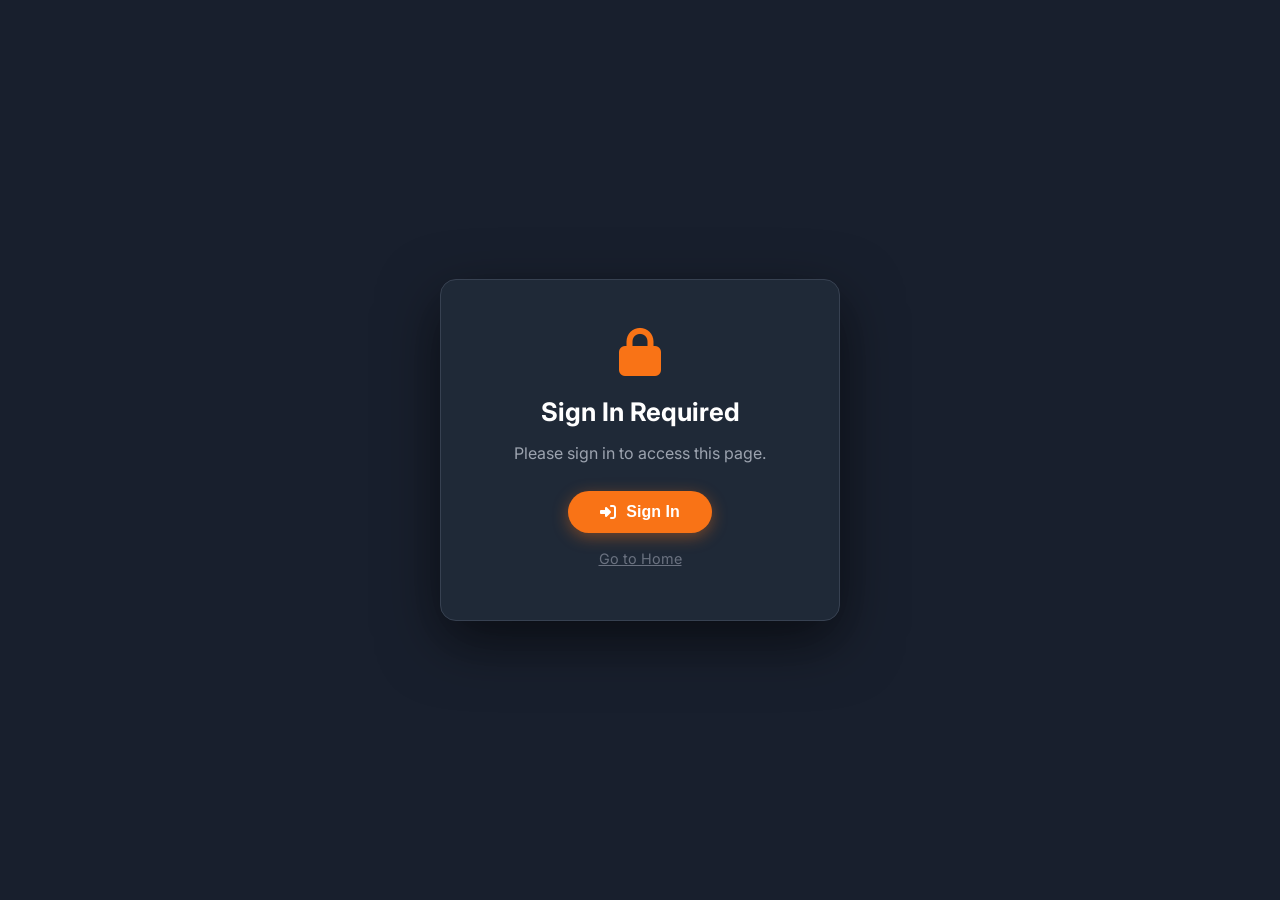
<file: add_product.html>
<!DOCTYPE html>
<html lang="en">
<head>
    <meta charset="UTF-8" />
    <meta name="viewport" content="width=device-width, initial-scale=1.0" />
    <title>Add Product — WarrantyWallet</title>

    <link rel="preconnect" href="https://fonts.googleapis.com" />
    <link rel="preconnect" href="https://fonts.gstatic.com" crossorigin />
    <link href="https://fonts.googleapis.com/css2?family=Inter:opsz,wght@14..32,400;14..32,500;14..32,600;14..32,700;14..32,800&display=swap" rel="stylesheet" />

    <link rel="stylesheet" href="https://cdnjs.cloudflare.com/ajax/libs/font-awesome/6.5.0/css/all.min.css" />
    <link rel="stylesheet" href="styles.css" />
</head>
<body>

<header>
    <div class="logo-text">
        <div class="logo-icon"><i class="fas fa-shield-alt"></i></div>
        <span>Warranty<span>Wallet</span></span>
    </div>
    <ul class="menu">
        <li><a href="index.html">Home</a></li>
        <li><a href="products.html">Products</a></li>
        <li><a href="add_product.html" class="active">Add Products</a></li>
        <li><a href="about.html">About</a></li>
    </ul>
    <div class="header-actions">
        <div class="search" id="searchToggle">
            <svg aria-hidden="true" xmlns="http://www.w3.org/2000/svg" width="24" height="24" fill="none" viewBox="0 0 24 24">
                <path stroke="currentColor" stroke-linecap="round" stroke-width="2" d="m21 21-3.5-3.5M17 10a7 7 0 1 1-14 0 7 7 0 0 1 14 0Z" />
            </svg>
        </div>
        <div class="search-overlay" id="searchOverlay">
            <input type="text" placeholder="Search for products..." />
        </div>
        <div class="notification-wrapper" id="notificationToggle">
            <svg xmlns="http://www.w3.org/2000/svg" width="24" height="24" viewBox="0 0 24 24" fill="none" stroke="currentColor" stroke-width="2" stroke-linecap="round" stroke-linejoin="round">
                <path d="M18 8A6 6 0 0 0 6 8c0 7-3 9-3 9h18s-3-2-3-9" />
                <path d="M13.73 21a2 2 0 0 1-3.46 0" />
            </svg>
            <span class="notification-badge" id="notifBadge">3</span>
        </div>
        <div class="notification-dropdown" id="notifDropdown">
            <div class="notif-item" data-id="1">
                <div class="notif-icon"><i class="fas fa-check-circle"></i></div>
                <div class="notif-text">Your warranty for <strong>Smartphone X</strong> expires in 5 days.</div>
                <div class="notif-time">2 min ago</div>
            </div>
            <div class="notif-item" data-id="2">
                <div class="notif-icon"><i class="fas fa-exclamation-triangle"></i></div>
                <div class="notif-text"><strong>Laptop Pro</strong> warranty is about to expire!</div>
                <div class="notif-time">1 hour ago</div>
            </div>
            <div class="notif-item" data-id="3">
                <div class="notif-icon"><i class="fas fa-clock"></i></div>
                <div class="notif-text">Reminder: You have 3 products with expiring warranties.</div>
                <div class="notif-time">Yesterday</div>
            </div>
        </div>
    </div>
</header>

<main class="main-content">

    <section class="add-product-section">
        <div class="section-header">
            <span class="subtitle">New entry</span>
            <h2>Add a <span>Product</span></h2>
            <p>Fill in the details below to store a new warranty in your digital wallet.</p>
        </div>

        <form id="addProductForm" class="add-product-form" novalidate>

            <!-- Product Images -->
            <div class="form-group form-group-full">
                <label class="form-label" for="productImages">
                    <i class="fas fa-images"></i> Product Images
                    <span class="file-count" id="productCount">0 / 5</span>
                </label>
                <div class="file-upload-area" id="productImagesArea">
                    <input type="file" id="productImages" name="productImages" accept="image/*" multiple hidden />
                    <div class="file-upload-content">
                        <i class="fas fa-cloud-upload-alt"></i>
                        <p>Drag &amp; drop product photos here, or <span>browse</span></p>
                        <small>PNG, JPG, WEBP — up to 5 images</small>
                    </div>
                </div>
                <div class="image-preview-grid" id="productImagesPreview"></div>
                <button type="button" class="btn-clear-images" id="clearProductImages" style="display:none;">
                    <i class="fas fa-trash-alt"></i> Clear all images
                </button>
            </div>

            <!-- Invoice Image -->
            <div class="form-group form-group-full">
                <label class="form-label" for="invoiceImage">
                    <i class="fas fa-file-invoice"></i> Invoice / Bill Image
                    <span class="file-count" id="invoiceCount">0 / 1</span>
                </label>
                <div class="file-upload-area file-upload-single" id="invoiceImageArea">
                    <input type="file" id="invoiceImage" name="invoiceImage" accept="image/*" hidden />
                    <div class="file-upload-content">
                        <i class="fas fa-receipt"></i>
                        <p>Upload your purchase invoice or bill — <span>browse</span></p>
                        <small>PNG, JPG, WEBP — 1 file</small>
                    </div>
                </div>
                <div class="image-preview-grid" id="invoiceImagePreview"></div>
            </div>

            <!-- Product & Brand -->
            <div class="form-row">
                <div class="form-group">
                    <label class="form-label" for="productName">
                        <i class="fas fa-box"></i> Product Name <span class="required">*</span>
                    </label>
                    <input type="text" id="productName" name="productName" class="form-input" placeholder="e.g. Samsung Galaxy S24" required />
                    <div class="invalid-feedback">Please enter a product name.</div>
                </div>
                <div class="form-group">
                    <label class="form-label" for="brandName">
                        <i class="fas fa-tag"></i> Brand Name <span class="required">*</span>
                    </label>
                    <input type="text" id="brandName" name="brandName" class="form-input" placeholder="e.g. Samsung" required />
                    <div class="invalid-feedback">Please enter a brand name.</div>
                </div>
            </div>

            <!-- Retailer & Purchase Date -->
            <div class="form-row">
                <div class="form-group">
                    <label class="form-label" for="retailerName">
                        <i class="fas fa-store"></i> Retailer Name <span class="required">*</span>
                    </label>
                    <input type="text" id="retailerName" name="retailerName" class="form-input" placeholder="e.g. Amazon, Best Buy" required />
                    <div class="invalid-feedback">Please enter a retailer name.</div>
                </div>
                <div class="form-group">
                    <label class="form-label" for="purchaseDate">
                        <i class="fas fa-calendar-alt"></i> Purchase Date <span class="required">*</span>
                    </label>
                    <input type="date" id="purchaseDate" name="purchaseDate" class="form-input" required />
                    <div class="invalid-feedback">Please select a purchase date.</div>
                </div>
            </div>

            <!-- Warranty Period -->
            <div class="form-group">
                <label class="form-label" for="warrantyPeriod">
                    <i class="fas fa-clock"></i> Warranty Period <span class="required">*</span>
                </label>
                <div class="warranty-input-group">
                    <input type="number" id="warrantyPeriod" name="warrantyPeriod" class="form-input warranty-period-input" placeholder="e.g. 12" min="1" required />
                    <select id="warrantyUnit" name="warrantyUnit" class="form-input form-select" aria-label="Warranty unit">
                        <option value="months">Months</option>
                        <option value="years">Years</option>
                    </select>
                </div>
                <div class="invalid-feedback">Please enter a valid warranty period (minimum 1).</div>
            </div>

            <!-- Form Actions -->
            <div class="form-actions">
                <button type="reset" class="btn btn-secondary" id="resetForm">
                    <i class="fas fa-undo-alt"></i> Reset
                </button>
                <button type="submit" class="btn btn-primary">
                    <i class="fas fa-save"></i> Save Product
                </button>
            </div>

        </form>
    </section>

    <footer class="main-footer">
        <div class="footer-container">
            <div class="footer-col brand-col">
                <div class="footer-logo">
                    <div class="logo-icon"><i class="fas fa-shield-alt"></i></div>
                    <span>Warranty<span>Wallet</span></span>
                </div>
                <p class="footer-desc">The smartest way to store, track, and manage all your product warranties in one digital place.</p>
                <div class="footer-social">
                    <a href="#" aria-label="Twitter"><i class="fab fa-twitter"></i></a>
                    <a href="https://github.com/kanishka-wani" aria-label="GitHub"><i class="fab fa-github"></i></a>
                    <a href="https://www.linkedin.com/in/kanishka-wani-2520a5288" aria-label="LinkedIn"><i class="fab fa-linkedin-in"></i></a>
                    <a href="#" aria-label="YouTube"><i class="fab fa-youtube"></i></a>
                </div>
            </div>
            <div class="footer-col">
                <h4>Quick Links</h4>
                <ul class="footer-links">
                    <li><a href="index.html"><i class="fas fa-chevron-right"></i> Home</a></li>
                    <li><a href="products.html"><i class="fas fa-chevron-right"></i> My Items</a></li>
                    <li><a href="add_product.html"><i class="fas fa-chevron-right"></i> Add Product</a></li>
                </ul>
            </div>
        </div>
        <div class="footer-bottom">
            <div class="footer-bottom-container">
                <p>&copy; 2026 Digital Warranty Wallet. All rights reserved.</p>
            </div>
        </div>
    </footer>

</main>

<!-- ===== External Script ===== -->
<script src="script.js"></script>

</body>
</html>
</file>
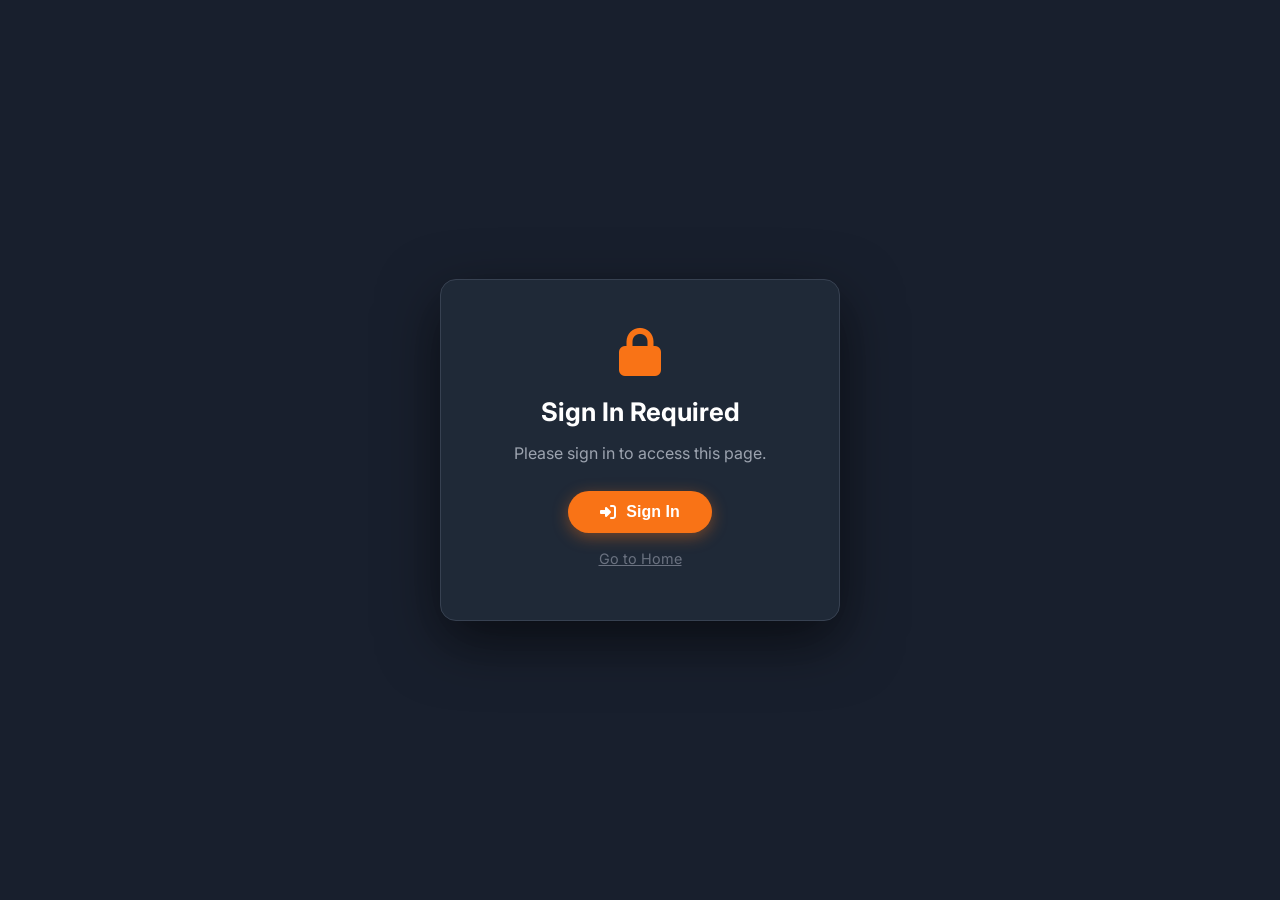
<file: products.html>
<!DOCTYPE html>
<html lang="en">
<head>
    <meta charset="UTF-8" />
    <meta name="viewport" content="width=device-width, initial-scale=1.0" />
    <title>Products — WarrantyWallet Dashboard</title>

    <link rel="preconnect" href="https://fonts.googleapis.com" />
    <link rel="preconnect" href="https://fonts.gstatic.com" crossorigin />
    <link href="https://fonts.googleapis.com/css2?family=Inter:opsz,wght@14..32,400;14..32,500;14..32,600;14..32,700;14..32,800&display=swap" rel="stylesheet" />

    <link rel="stylesheet" href="https://cdnjs.cloudflare.com/ajax/libs/font-awesome/6.5.0/css/all.min.css" />
    <link rel="stylesheet" href="styles.css" />
</head>
<body>

<header>
    <div class="header-left">
        <!-- Hamburger (mobile) -->
        <button class="hamburger" id="hamburgerBtn" aria-label="Toggle menu">
            <span></span><span></span><span></span>
        </button>

        <!-- Logo -->
        <div class="logo-text">
            <div class="logo-icon"><i class="fas fa-shield-alt"></i></div>
            <span>Warranty<span>Wallet</span></span>
        </div>
    </div>

    <!-- Desktop navigation -->
    <ul class="menu" id="desktopMenu">
        <li><a href="index.html">Home</a></li>
        <li><a href="products.html">Products</a></li>
        <li><a href="add.html">Add Products</a></li>
        <li><a href="about.html">About</a></li>
    </ul>

    <!-- Header actions (search, notification, auth) -->
    <div class="header-actions">
        <!-- Search -->
        <div class="search" id="searchToggle">
            <svg aria-hidden="true" xmlns="http://www.w3.org/2000/svg" width="24" height="24" fill="none" viewBox="0 0 24 24">
                <path stroke="currentColor" stroke-linecap="round" stroke-width="2" d="m21 21-3.5-3.5M17 10a7 7 0 1 1-14 0 7 7 0 0 1 14 0Z" />
            </svg>
        </div>
        <div class="search-overlay" id="searchOverlay">
            <input type="text" placeholder="Search for products..." />
        </div>

        <!-- Notification -->
        <div class="notification-wrapper" id="notificationToggle">
            <svg xmlns="http://www.w3.org/2000/svg" width="24" height="24" viewBox="0 0 24 24" fill="none" stroke="currentColor" stroke-width="2" stroke-linecap="round" stroke-linejoin="round">
                <path d="M18 8A6 6 0 0 0 6 8c0 7-3 9-3 9h18s-3-2-3-9" />
                <path d="M13.73 21a2 2 0 0 1-3.46 0" />
            </svg>
            <span class="notification-badge" id="notifBadge">0</span>
        </div>
        <div class="notification-dropdown" id="notifDropdown">
            <div id="notificationList"></div>
            <div class="notification-empty" id="notificationEmpty" style="display:none;">
                <i class="fas fa-check-circle"></i>
                <p>All caught up!</p>
            </div>
        </div>
    
        <!-- Auth -->
        <div id="authContainer">
            <div id="authButtons" style="display:flex; gap:8px; align-items:center;">
                <button class="btn btn-auth" id="signinBtn">Sign In</button>
                <button class="btn btn-auth btn-register" id="registerBtn">Register</button>
            </div>
            <div id="profileContainer" style="display:none; position:relative;">
                <div class="profile-avatar" id="profileAvatar">
                    <span id="profileInitials">KW</span>
                </div>
                <div class="profile-dropdown" id="profileDropdown">
                    <div class="profile-info">
                        <div class="profile-name" id="profileName">User Name</div>
                        <div class="profile-email" id="profileEmail">user@email.com</div>
                    </div>
                    <hr />
                    <button class="profile-logout" id="logoutBtn"><i class="fas fa-sign-out-alt"></i> Sign Out</button>
                </div>
            </div>
        </div>
    </div>
</header>

<!-- ===== MOBILE SIDEBAR ===== -->
 <div class="sidebar-overlay" id="sidebarOverlay"></div>
<div class="sidebar" id="mobileSidebar">
    <div class="sidebar-header">
        <div class="logo-text">
            <div class="logo-icon"><i class="fas fa-shield-alt"></i></div>
            <span>Warranty<span>Wallet</span></span>
        </div>
        <button class="sidebar-close" id="sidebarClose">&times;</button>
    </div>
    <ul class="sidebar-nav">
        <li><a href="index.html"><i class="fas fa-home"></i> Home</a></li>
        <li><a href="products.html"><i class="fas fa-boxes"></i> Products</a></li>
        <li><a href="add.html"><i class="fas fa-plus-circle"></i> Add Products</a></li>
        <li><a href="about.html"><i class="fas fa-info-circle"></i> About</a></li>
    </ul>
    <div class="sidebar-auth">
        <button class="btn btn-primary sidebar-signin" id="sidebarSigninBtn">Sign In</button>
        <button class="btn btn-outline sidebar-register" id="sidebarRegisterBtn">Register</button>
    </div>
</div>

<main class="main-content">

    <!-- ===== DASHBOARD HEADER ===== -->
    <section class="dashboard-header">
        <div class="dashboard-title">
            <h1>My <span>Warranties</span></h1>
            <p>View and manage all your product warranties in one place.</p>
        </div>
        <div class="dashboard-actions">
            <a href="add.html" class="btn btn-primary">
                <i class="fas fa-plus"></i> Add New Product
            </a>
        </div>
    </section>

    <!-- ===== STATS CARDS ===== -->
    <section class="dashboard-stats">
        <div class="stat-card stat-total">
            <div class="stat-icon"><i class="fas fa-boxes"></i></div>
            <div class="stat-info">
                <span class="stat-number" id="totalProducts">0</span>
                <span class="stat-label">Total Products</span>
            </div>
        </div>
        <div class="stat-card stat-active">
            <div class="stat-icon"><i class="fas fa-check-circle"></i></div>
            <div class="stat-info">
                <span class="stat-number" id="activeProducts">0</span>
                <span class="stat-label">Active Warranties</span>
            </div>
        </div>
        <div class="stat-card stat-expiring">
            <div class="stat-icon"><i class="fas fa-exclamation-triangle"></i></div>
            <div class="stat-info">
                <span class="stat-number" id="expiringProducts">0</span>
                <span class="stat-label">Expiring Soon (≤30 days)</span>
            </div>
        </div>
        <div class="stat-card stat-expired">
            <div class="stat-icon"><i class="fas fa-times-circle"></i></div>
            <div class="stat-info">
                <span class="stat-number" id="expiredProducts">0</span>
                <span class="stat-label">Expired Warranties</span>
            </div>
        </div>
    </section>

    <!-- ===== PRODUCT GRID ===== -->
    <section class="products-grid-section">
        <div class="products-toolbar">
            <div class="products-filter">
                <button class="filter-btn active" data-filter="all">All</button>
                <button class="filter-btn" data-filter="active">Active</button>
                <button class="filter-btn" data-filter="expiring">Expiring Soon</button>
                <button class="filter-btn" data-filter="expired">Expired</button>
            </div>
            <div class="products-sort">
                <select id="sortProducts" class="form-input form-select">
                    <option value="newest">Newest First</option>
                    <option value="oldest">Oldest First</option>
                    <option value="expiring">Expiring Soon</option>
                    <option value="name">Alphabetical (A-Z)</option>
                </select>
            </div>
        </div>

        <div class="products-grid" id="productsGrid">
            <!-- Products will be rendered here by JavaScript -->
        </div>

        <!-- Empty State -->
        <div class="products-empty" id="productsEmpty" style="display:none;">
            <i class="fas fa-box-open"></i>
            <h3>No products yet</h3>
            <p>Start by adding your first warranty product.</p>
            <a href="add.html" class="btn btn-primary"><i class="fas fa-plus"></i> Add Your First Product</a>
        </div>
    </section>

    <!-- ===== FOOTER ===== -->
    <footer class="main-footer">
        <div class="footer-container">
            <div class="footer-col brand-col">
                <div class="footer-logo">
                    <div class="logo-icon"><i class="fas fa-shield-alt"></i></div>
                    <span>Warranty<span>Wallet</span></span>
                </div>
                <p class="footer-desc">The smartest way to store, track, and manage all your product warranties in one digital place.</p>
                <div class="footer-social">
                    <a href="#" aria-label="Twitter"><i class="fab fa-twitter"></i></a>
                    <a href="https://github.com/kanishka-wani" aria-label="GitHub"><i class="fab fa-github"></i></a>
                    <a href="https://www.linkedin.com/in/kanishka-wani-2520a5288" aria-label="LinkedIn"><i class="fab fa-linkedin-in"></i></a>
                    <a href="#" aria-label="YouTube"><i class="fab fa-youtube"></i></a>
                </div>
            </div>
<div class="footer-col">
    <h4>Quick Links</h4>
    <ul class="footer-links">
        <li><a href="index.html"><i class="fas fa-chevron-right"></i> Home</a></li>
        <li><a href="products.html"><i class="fas fa-chevron-right"></i> My Items</a></li>
        <li><a href="add.html"><i class="fas fa-chevron-right"></i> Add Product</a></li>
        <li><a href="about.html"><i class="fas fa-chevron-right"></i> About</a></li>
    </ul>
</div>
        </div>
        <div class="footer-bottom">
            <div class="footer-bottom-container">
                <p>&copy; 2026 Digital Warranty Wallet. All rights reserved.</p>
            </div>
        </div>
    </footer>

</main>
<!-- ===== PRODUCT DETAIL ===== -->
<div class="product-detail-modal" id="productDetailModal">
    <div class="product-detail-overlay" id="detailOverlay"></div>
    <div class="product-detail-content">
        <button class="product-detail-close" id="detailClose">&times;</button>
        <div id="detailBody">
            
        </div>
    </div>
</div>
<div class="auth-modal" id="signinModal">
    <div class="auth-modal-content">
        <div class="auth-modal-header">
            <h2><i class="fas fa-sign-in-alt"></i> Sign In</h2>
            <button class="auth-modal-close" id="closeSignin">&times;</button>
        </div>
        <form id="signinForm" novalidate>
            <div class="auth-form-group">
                <label>Email Address</label>
                <input type="email" id="signinEmail" placeholder="you@email.com" required />
            </div>
            <div class="auth-form-group">
                <label>Password</label>
                <input type="password" id="signinPassword" placeholder="••••••••" required />
            </div>
            <button type="submit" class="btn btn-primary btn-auth-submit">Sign In</button>
            <p class="auth-switch">Don't have an account? <a href="#" id="switchToRegister">Register</a></p>
        </form>
    </div>
</div>

<div class="auth-modal" id="registerModal">
    <div class="auth-modal-content">
        <div class="auth-modal-header">
            <h2><i class="fas fa-user-plus"></i> Register</h2>
            <button class="auth-modal-close" id="closeRegister">&times;</button>
        </div>
        <form id="registerForm" novalidate>
            <div class="auth-form-group">
                <label>Full Name</label>
                <input type="text" id="registerName" placeholder="Your Name" required />
            </div>
            <div class="auth-form-group">
                <label>Email Address</label>
                <input type="email" id="registerEmail" placeholder="you@email.com" required />
            </div>
            <div class="auth-form-group">
                <label>Password</label>
                <input type="password" id="registerPassword" placeholder="Min 6 characters" minlength="6" required />
            </div>
            <div class="auth-form-group">
                <label>Confirm Password</label>
                <input type="password" id="registerConfirm" placeholder="Confirm password" required />
            </div>
            <button type="submit" class="btn btn-primary btn-auth-submit">Create Account</button>
            <p class="auth-switch">Already have an account? <a href="#" id="switchToSignin">Sign In</a></p>
        </form>
    </div>
</div>

<div class="auth-overlay" id="authOverlay"></div>

<script src="script.js"></script>

</body>
</html>
</file>
<file: styles.css>
*,
*::before,
*::after {
    margin: 0;
    padding: 0;
    box-sizing: border-box;
}

:root {
    --primary: #f97316;
    --primary-dark: #ea580c;
    --primary-light: #ffedd5;
    --secondary: #14b8a6;
    --secondary-light: #ccfbf1;
    --accent: #f59e0b;
    --text-dark: #18181b;
    --text-muted: #71717a;
    --text-light: #a1a1aa;
    --bg-white: #ffffff;
    --bg-gray: #f4f4f5;
    --bg-card: #ffffff;
    --border-light: #e4e4e7;
    --dark-bg: #111827;
    --shadow-sm: 0 1px 3px rgba(0, 0, 0, 0.06);
    --shadow-md: 0 10px 40px rgba(0, 0, 0, 0.08);
    --shadow-lg: 0 20px 60px rgba(0, 0, 0, 0.12);
    --shadow-xl: 0 30px 80px rgba(0, 0, 0, 0.15);
    --radius: 16px;
    --radius-sm: 10px;
    --radius-full: 9999px;
    --transition: 0.3s cubic-bezier(0.4, 0, 0.2, 1);
    --font: 'Inter', -apple-system, BlinkMacSystemFont, 'Segoe UI', Roboto, sans-serif;
}

html {
    scroll-behavior: smooth;
}

body {
    font-family: var(--font);
    background: var(--bg-white);
    color: var(--text-dark);
    line-height: 1.6;
    -webkit-font-smoothing: antialiased;
    -moz-osx-font-smoothing: grayscale;
}

a {
    text-decoration: none;
    color: inherit;
}

ul {
    list-style: none;
}

img {
    max-width: 100%;
    display: block;
}

.main-content {
    max-width: 1280px;
    margin: 0 auto;
    padding: 0 24px;
}

/* ----- HEADER ----- */
header {
    display: flex;
    align-items: center;
    justify-content: space-between;
    padding: 16px 48px;
    background: var(--dark-bg);
    border-bottom: 2px solid rgba(249, 115, 22, 0.2);
    margin-bottom: 40px;
    flex-wrap: wrap;
    gap: 12px 24px;
    position: relative;
}

.logo-text {
    display: flex;
    align-items: center;
    gap: 10px;
    font-size: 1.6rem;
    font-weight: 800;
    letter-spacing: -0.03em;
    color: #ffffff;
}

.logo-text .logo-icon {
    width: 42px;
    height: 42px;
    border-radius: var(--radius-sm);
    background: var(--primary);
    color: #fff;
    display: flex;
    align-items: center;
    justify-content: center;
    font-size: 1.2rem;
}

.logo-text span span {
    color: var(--primary);
}

.menu {
    display: flex;
    align-items: center;
    gap: 8px;
    flex-wrap: wrap;
}

.menu li a {
    padding: 8px 18px;
    font-weight: 500;
    font-size: 0.95rem;
    color: #d1d5db;
    border-radius: var(--radius-full);
    transition: var(--transition);
}

.menu li a:hover,
.menu li a.active {
    color: var(--primary);
    background: rgba(249, 115, 22, 0.15);
}

.menu li a:active {
    transform: scale(0.96);
}

/* Header Actions (Search + Notification) */
.header-actions {
    display: flex;
    align-items: center;
    gap: 12px;
}
/* ---- Hamburger Button ---- */
.hamburger {
    display: none;
    flex-direction: column;
    justify-content: space-around;
    width: 28px;
    height: 22px;
    background: transparent;
    border: none;
    cursor: pointer;
    padding: 0;
    margin-right: 8px;
}
.hamburger span {
    display: block;
    width: 100%;
    height: 2.5px;
    background: #d1d5db;
    border-radius: 2px;
    transition: all 0.3s ease;
}
.hamburger:hover span {
    background: var(--primary);
}
.hamburger.active span:nth-child(1) {
    transform: rotate(45deg) translate(5px, 5px);
}
.hamburger.active span:nth-child(2) {
    opacity: 0;
}
.hamburger.active span:nth-child(3) {
    transform: rotate(-45deg) translate(5px, -5px);
}

/* ---- Sidebar ---- */
.sidebar {
    position: fixed;
    top: 0;
    left: -320px;
    width: 300px;
    max-width: 85%;
    height: 100%;
    background: var(--dark-bg);
    z-index: 1000000;
    transition: left 0.3s ease;
    padding: 24px 20px;
    overflow-y: auto;
    box-shadow: 4px 0 30px rgba(0,0,0,0.5);
}
.sidebar.open {
    left: 0;
}
.sidebar-overlay {
    display: none;
    position: fixed;
    inset: 0;
    background: rgba(0,0,0,0.5);
    z-index: 999999;
}
.sidebar-overlay.active {
    display: block;
}
.sidebar-header {
    display: flex;
    justify-content: space-between;
    align-items: center;
    margin-bottom: 30px;
}
.sidebar-close {
    background: transparent;
    border: none;
    color: #6b7280;
    font-size: 2rem;
    cursor: pointer;
}
.sidebar-close:hover {
    color: #fff;
}
.sidebar-nav {
    list-style: none;
    padding: 0;
    margin: 0;
}
.sidebar-nav li {
    margin-bottom: 8px;
}
.sidebar-nav li a {
    display: flex;
    align-items: center;
    gap: 14px;
    padding: 12px 16px;
    border-radius: var(--radius-sm);
    color: #d1d5db;
    font-weight: 500;
    transition: var(--transition);
    font-size: 1rem;
}
.sidebar-nav li a:hover,
.sidebar-nav li a.active {
    background: rgba(249, 115, 22, 0.15);
    color: var(--primary);
}
.sidebar-nav li a i {
    width: 20px;
    text-align: center;
    color: var(--primary);
}
.sidebar-auth {
    margin-top: 30px;
    padding-top: 20px;
    border-top: 1px solid #374151;
    display: flex;
    flex-direction: column;
    gap: 10px;
}
.sidebar-auth .btn {
    width: 100%;
    justify-content: center;
}

/* ---- Mobile header actions ---- */
@media (max-width: 768px) {
    .header-actions {
        gap: 4px;
        flex-wrap: nowrap; /* keep icons in one row */
    }
    .search,
    .notification-wrapper {
        width: 36px;
        height: 36px;
    }
    .search svg,
    .notification-wrapper svg {
        width: 18px;
        height: 18px;
    }
    .notification-badge {
        width: 16px;
        height: 16px;
        font-size: 0.5rem;
        top: -4px;
        right: -4px;
    }
    /* Make overlays full-width on mobile */
    .search-overlay {
        width: 100%;
        left: 0;
        right: auto;
        top: calc(100% + 4px);
    }
    .notification-dropdown {
        width: 100%;
        left: 0;
        right: auto;
        top: calc(100% + 4px);
        max-height: 300px;
    }
}
.search,
.notification-wrapper {
    display: flex;
    align-items: center;
    justify-content: center;
    width: 44px;
    height: 44px;
    border-radius: var(--radius-full);
    background: rgba(255, 255, 255, 0.05);
    color: #d1d5db;
    cursor: pointer;
    transition: var(--transition);
    position: relative;
}

.search:hover,
.notification-wrapper:hover {
    background: rgba(249, 115, 22, 0.15);
    color: var(--primary);
}

.search svg,
.notification-wrapper svg {
    width: 22px;
    height: 22px;
}

.notification-badge {
    position: absolute;
    top: -2px;
    right: -2px;
    background: #ef4444;
    color: #fff;
    font-size: 0.6rem;
    font-weight: 700;
    width: 20px;
    height: 20px;
    border-radius: 50%;
    display: flex;
    align-items: center;
    justify-content: center;
    border: 2px solid var(--dark-bg);
    animation: pulse-badge 2s infinite;
}

@keyframes pulse-badge {
    0% {
        transform: scale(1);
    }
    50% {
        transform: scale(1.1);
    }
    100% {
        transform: scale(1);
    }
}

/* Search Overlay */
.search-overlay {
    display: none;
    position: absolute;
    top: calc(100% + 8px);
    right: 0;
    background: #1f2937;
    border-radius: var(--radius-sm);
    padding: 8px 12px;
    box-shadow: var(--shadow-lg);
    border: 1px solid #374151;
    z-index: 10;
    width: 320px;
}

.search-overlay.active {
    display: block;
}

.search-overlay input {
    width: 100%;
    padding: 10px 14px;
    border-radius: var(--radius-full);
    border: 1px solid #374151;
    background: #111827;
    color: #fff;
    font-size: 0.9rem;
    outline: none;
}

.search-overlay input:focus {
    border-color: var(--primary);
    box-shadow: 0 0 0 3px rgba(249, 115, 22, 0.2);
}

.search-overlay input::placeholder {
    color: #6b7280;
}

/* Notification Dropdown */
.notification-dropdown {
    display: none;
    position: absolute;
    top: calc(100% + 8px);
    right: 0;
    background: #1f2937;
    border-radius: var(--radius-sm);
    box-shadow: var(--shadow-lg);
    border: 1px solid #374151;
    z-index: 10;
    width: 340px;
    max-height: 380px;
    overflow-y: auto;
    padding: 8px 0;
}

.notification-dropdown.active {
    display: block;
}

.notification-item {
    display: flex;
    align-items: center;
    gap: 12px;
    padding: 12px 16px;
    color: #d1d5db;
    border-bottom: 1px solid #374151;
    transition: var(--transition);
    cursor: pointer;
}

.notification-item:hover {
    background: #374151;
}

.notification-item:last-child {
    border-bottom: none;
}

.notification-icon {
    font-size: 1.1rem;
    flex-shrink: 0;
}

.notification-text {
    flex: 1;
    font-size: 0.9rem;
}

.notification-text strong {
    color: #fff;
}

.notification-time {
    font-size: 0.7rem;
    color: #6b7280;
    white-space: nowrap;
}

.notification-empty {
    padding: 24px 16px;
    text-align: center;
    color: #6b7280;
}

.notification-empty i {
    font-size: 2.4rem;
    color: var(--primary);
    opacity: 0.5;
    margin-bottom: 8px;
}

.notification-empty p {
    font-size: 0.9rem;
}

/* ----- HERO / SLIDER ----- */
.hero-section {
    position: relative;
    border-radius: 24px;
    overflow: hidden;
    margin-bottom: 64px;
    background: var(--dark-bg);
    min-height: 580px;
    box-shadow: var(--shadow-lg);
}

.hero-slides {
    position: absolute;
    inset: 0;
    z-index: 0;
}

.hero-slide {
    position: absolute;
    inset: 0;
    background-size: cover;
    background-position: center;
    background-repeat: no-repeat;
    opacity: 0;
    transition: opacity 1s ease-in-out;
    will-change: opacity;
}

.hero-slide.active {
    opacity: 0.7;
}

.hero-slide-1 {
    background-image:
        linear-gradient(135deg, rgba(17, 24, 39, 0.90) 0%, rgba(249, 115, 22, 0.30) 100%),
        url('https://images.unsplash.com/photo-1599050751795-6cdaafbc2319?w=1600&auto=format&fit=crop&q=80');
}

.hero-slide-2 {
    background-image:
        linear-gradient(135deg, rgba(17, 24, 39, 0.90) 0%, rgba(20, 184, 166, 0.30) 100%),
        url('https://images.unsplash.com/photo-1556742049-0cfed4f6a45d?w=1600&auto=format&fit=crop&q=80');
}

.hero-slide-3 {
    background-image:
        linear-gradient(135deg, rgba(17, 24, 39, 0.90) 0%, rgba(249, 115, 22, 0.40) 100%),
        url('https://images.unsplash.com/photo-1573152958734-1922c188f4d3?w=1600&auto=format&fit=crop&q=80');
}

.hero-slide-4 {
    background-image:
        linear-gradient(135deg, rgba(17, 24, 39, 0.90) 0%, rgba(20, 184, 166, 0.25) 100%),
        url('https://images.unsplash.com/photo-1556741533-6e6a62bd8b49?w=1600&auto=format&fit=crop&q=80');
}

.hero-content {
    position: relative;
    z-index: 2;
    display: flex;
    align-items: center;
    min-height: 580px;
    padding: 48px 64px;
}

.hero-content-inner {
    max-width: 640px;
    color: #fff;
}

.hero-content-inner .tag {
    display: inline-flex;
    align-items: center;
    gap: 8px;
    background: rgba(249, 115, 22, 0.20);
    backdrop-filter: blur(4px);
    padding: 6px 18px 6px 14px;
    border-radius: var(--radius-full);
    font-size: 0.8rem;
    font-weight: 600;
    letter-spacing: 0.02em;
    text-transform: uppercase;
    color: rgba(255, 255, 255, 0.9);
    border: 1px solid rgba(249, 115, 22, 0.30);
    margin-bottom: 20px;
}

.hero-content-inner .tag i {
    color: var(--primary);
}

.hero-content-inner h1 {
    font-size: clamp(2.6rem, 5.5vw, 4.2rem);
    font-weight: 800;
    letter-spacing: -0.03em;
    line-height: 1.12;
    margin-bottom: 18px;
}

.hero-content-inner h1 span {
    background: linear-gradient(135deg, var(--primary), var(--accent));
    -webkit-background-clip: text;
    -webkit-text-fill-color: transparent;
    background-clip: text;
}

.hero-content-inner p {
    font-size: 1.15rem;
    color: rgba(255, 255, 255, 0.75);
    max-width: 480px;
    margin-bottom: 30px;
    line-height: 1.7;
}

.hero-buttons {
    display: flex;
    flex-wrap: wrap;
    gap: 14px;
}

.btn {
    display: inline-flex;
    align-items: center;
    gap: 10px;
    padding: 14px 32px;
    border-radius: var(--radius-full);
    font-weight: 600;
    font-size: 0.95rem;
    transition: var(--transition);
    border: none;
    cursor: pointer;
}

.btn-primary {
    background: var(--primary);
    color: #fff;
    box-shadow: 0 4px 16px rgba(249, 115, 22, 0.40);
}

.btn-primary:hover {
    background: var(--primary-dark);
    transform: translateY(-2px);
    box-shadow: 0 8px 28px rgba(249, 115, 22, 0.50);
}

.btn-secondary {
    background: #374151;
    color: #fff;
}

.btn-secondary:hover {
    background: #4b5563;
    transform: translateY(-2px);
}

.btn-outline {
    background: transparent;
    color: #fff;
    border: 1.5px solid rgba(255, 255, 255, 0.30);
}

.btn-outline:hover {
    background: rgba(255, 255, 255, 0.08);
    border-color: rgba(255, 255, 255, 0.50);
    transform: translateY(-2px);
}

.slider-arrows {
    position: absolute;
    z-index: 5;
    top: 50%;
    left: 0;
    right: 0;
    transform: translateY(-50%);
    display: flex;
    justify-content: space-between;
    padding: 0 24px;
    pointer-events: none;
}

.slider-arrows button {
    pointer-events: auto;
    width: 52px;
    height: 52px;
    border-radius: var(--radius-full);
    border: none;
    background: rgba(0, 0, 0, 0.40);
    backdrop-filter: blur(8px);
    color: #fff;
    font-size: 1.2rem;
    cursor: pointer;
    transition: var(--transition);
    display: flex;
    align-items: center;
    justify-content: center;
    border: 1px solid rgba(255, 255, 255, 0.10);
}

.slider-arrows button:hover {
    background: var(--primary);
    transform: scale(1.05);
}

.slider-dots {
    position: absolute;
    z-index: 5;
    bottom: 24px;
    left: 50%;
    transform: translateX(-50%);
    display: flex;
    gap: 10px;
}

.slider-dots .dot {
    width: 10px;
    height: 10px;
    border-radius: var(--radius-full);
    border: none;
    background: rgba(255, 255, 255, 0.25);
    cursor: pointer;
    transition: var(--transition);
    padding: 0;
}

.slider-dots .dot.active {
    background: var(--primary);
    width: 28px;
}

.slider-dots .dot:hover {
    background: rgba(255, 255, 255, 0.50);
}

/* ----- HOW IT WORKS ----- */
.section {
    padding: 48px 0 64px;
}

.section-header {
    text-align: center;
    max-width: 640px;
    margin: 0 auto 48px;
}

.section-header .subtitle {
    display: inline-block;
    font-size: 0.75rem;
    font-weight: 700;
    text-transform: uppercase;
    letter-spacing: 0.08em;
    color: var(--primary);
    background: var(--primary-light);
    padding: 4px 18px;
    border-radius: var(--radius-full);
    margin-bottom: 12px;
}

.section-header h2 {
    font-size: clamp(2rem, 3.6vw, 2.8rem);
    font-weight: 800;
    letter-spacing: -0.02em;
    margin-bottom: 12px;
}

.section-header h2 span {
    color: var(--primary);
}

.section-header p {
    color: var(--text-muted);
    font-size: 1.05rem;
}

.steps-grid {
    display: grid;
    grid-template-columns: repeat(auto-fit, minmax(240px, 1fr));
    gap: 28px;
}

.step-card {
    background: var(--bg-card);
    padding: 36px 28px 32px;
    border-radius: var(--radius);
    border: 1px solid var(--border-light);
    box-shadow: var(--shadow-sm);
    transition: var(--transition);
    text-align: center;
}

.step-card:hover {
    transform: translateY(-6px);
    box-shadow: var(--shadow-md);
    border-color: var(--primary-light);
}

.step-icon {
    width: 64px;
    height: 64px;
    border-radius: var(--radius-full);
    background: var(--primary-light);
    color: var(--primary);
    font-size: 1.6rem;
    display: flex;
    align-items: center;
    justify-content: center;
    margin: 0 auto 18px;
    transition: var(--transition);
}

.step-card:hover .step-icon {
    background: var(--primary);
    color: #fff;
    transform: scale(1.05) rotate(-2deg);
}

.step-card h3 {
    font-size: 1.15rem;
    font-weight: 700;
    margin-bottom: 10px;
}

.step-card p {
    color: var(--text-muted);
    font-size: 0.95rem;
    line-height: 1.7;
}

/* ----- DASHBOARD ----- */
.dashboard-header {
    display: flex;
    justify-content: space-between;
    align-items: center;
    padding: 24px 0 32px;
    flex-wrap: wrap;
    gap: 16px;
}

.dashboard-title h1 {
    font-size: clamp(1.8rem, 3vw, 2.6rem);
    font-weight: 800;
    letter-spacing: -0.02em;
}

.dashboard-title h1 span {
    color: var(--primary);
}

.dashboard-title p {
    color: var(--text-muted);
    font-size: 1rem;
    margin-top: 4px;
}

.dashboard-actions .btn {
    padding: 12px 24px;
}

.dashboard-stats {
    display: grid;
    grid-template-columns: repeat(auto-fit, minmax(200px, 1fr));
    gap: 20px;
    margin-bottom: 36px;
}

.stat-card {
    background: var(--bg-card);
    border-radius: var(--radius);
    padding: 20px 24px;
    border: 1px solid var(--border-light);
    display: flex;
    align-items: center;
    gap: 16px;
    box-shadow: var(--shadow-sm);
    transition: var(--transition);
}

.stat-card:hover {
    transform: translateY(-2px);
    box-shadow: var(--shadow-md);
}

.stat-icon {
    width: 48px;
    height: 48px;
    border-radius: var(--radius-full);
    display: flex;
    align-items: center;
    justify-content: center;
    font-size: 1.2rem;
    flex-shrink: 0;
}

.stat-total .stat-icon {
    background: var(--primary-light);
    color: var(--primary);
}

.stat-active .stat-icon {
    background: #ccfbf1;
    color: #14b8a6;
}

.stat-expiring .stat-icon {
    background: #fef3c7;
    color: #f59e0b;
}

.stat-expired .stat-icon {
    background: #fee2e2;
    color: #dc2626;
}

.stat-info {
    display: flex;
    flex-direction: column;
}

.stat-number {
    font-size: 1.8rem;
    font-weight: 800;
    color: var(--text-dark);
    line-height: 1.2;
}

.stat-label {
    font-size: 0.8rem;
    color: var(--text-muted);
    font-weight: 500;
}

/* ----- PRODUCTS GRID ----- */
.products-toolbar {
    display: flex;
    justify-content: space-between;
    align-items: center;
    flex-wrap: wrap;
    gap: 16px;
    margin-bottom: 24px;
}

.products-filter {
    display: flex;
    gap: 8px;
    flex-wrap: wrap;
}

.filter-btn {
    padding: 6px 18px;
    border-radius: var(--radius-full);
    border: 1px solid var(--border-light);
    background: transparent;
    font-size: 0.85rem;
    font-weight: 500;
    color: var(--text-muted);
    cursor: pointer;
    transition: var(--transition);
}

.filter-btn:hover {
    border-color: var(--primary);
    color: var(--primary);
}

.filter-btn.active {
    background: var(--primary);
    color: #fff;
    border-color: var(--primary);
}

.products-sort .form-select {
    width: 180px;
    padding: 8px 16px;
    font-size: 0.85rem;
}

.products-grid {
    display: grid;
    grid-template-columns: repeat(auto-fill, minmax(280px, 1fr));
    gap: 24px;
    margin-bottom: 32px;
}

.product-card {
    background: var(--bg-card);
    border-radius: var(--radius);
    border: 1px solid var(--border-light);
    overflow: hidden;
    box-shadow: 0 2px 8px rgba(0, 0, 0, 0.04);
    transition: all 0.35s ease;
    display: flex;
    flex-direction: column;
    position: relative;
}

.product-card::before {
    content: '';
    position: absolute;
    top: 0;
    left: 0;
    right: 0;
    height: 4px;
    background: linear-gradient(90deg, var(--primary), var(--accent));
    opacity: 0;
    transition: opacity 0.4s ease;
    z-index: 1;
}

.product-card:hover::before {
    opacity: 1;
}

.product-card:hover {
    transform: translateY(-6px);
    box-shadow: 0 16px 48px rgba(249, 115, 22, 0.12);
    border-color: var(--primary-light);
}

.product-card-image {
    width: 100%;
    height: 180px;
    background: linear-gradient(135deg, #f1f5f9, #e2e8f0);
    display: flex;
    align-items: center;
    justify-content: center;
    overflow: hidden;
    position: relative;
    flex-shrink: 0;
}

.product-card-image img {
    width: 100%;
    height: 100%;
    object-fit: cover;
    transition: transform 0.4s ease;
}

.product-card:hover .product-card-image img {
    transform: scale(1.03);
}

.product-card-image .image-placeholder {
    font-size: 3.6rem;
    color: #94a3b8;
    opacity: 0.4;
}

.product-card-image .image-status-badge {
    position: absolute;
    top: 12px;
    right: 12px;
    font-size: 0.65rem;
    font-weight: 700;
    padding: 4px 14px;
    border-radius: var(--radius-full);
    text-transform: uppercase;
    letter-spacing: 0.04em;
    background: rgba(0, 0, 0, 0.65);
    backdrop-filter: blur(4px);
    color: #fff;
    border: 1px solid rgba(255, 255, 255, 0.1);
}

.image-status-badge.active {
    background: rgba(16, 185, 129, 0.85);
}

.image-status-badge.expiring {
    background: rgba(245, 158, 11, 0.85);
}

.image-status-badge.expired {
    background: rgba(220, 38, 38, 0.85);
}

.product-card-body {
    padding: 18px 20px 20px;
    flex: 1;
    display: flex;
    flex-direction: column;
}

.product-card-name {
    font-size: 1.1rem;
    font-weight: 700;
    color: var(--text-dark);
    margin-bottom: 2px;
    line-height: 1.3;
}

.product-card-brand {
    font-size: 0.8rem;
    color: var(--text-muted);
    margin-bottom: 12px;
    display: flex;
    align-items: center;
    gap: 6px;
}

.product-card-brand i {
    color: var(--primary);
    font-size: 0.7rem;
}

.product-card-details {
    display: grid;
    grid-template-columns: 1fr 1fr;
    gap: 4px 12px;
    margin-bottom: 14px;
    background: var(--bg-gray);
    padding: 10px 14px;
    border-radius: var(--radius-sm);
    flex: 1;
}

.detail-item {
    font-size: 0.75rem;
}

.detail-label {
    color: var(--text-muted);
    font-weight: 500;
    font-size: 0.6rem;
    text-transform: uppercase;
    letter-spacing: 0.04em;
}

.detail-value {
    color: var(--text-dark);
    font-weight: 600;
    font-size: 0.85rem;
}

.product-card-actions {
    display: flex;
    gap: 8px;
    margin-top: 4px;
    justify-content: flex-end;
}

.btn-small {
    padding: 6px 16px;
    font-size: 0.75rem;
    border-radius: var(--radius-full);
    border: none;
    cursor: pointer;
    transition: all 0.2s ease;
    font-weight: 600;
    display: inline-flex;
    align-items: center;
    gap: 4px;
}

.btn-view {
    background: var(--primary-light);
    color: var(--primary);
}

.btn-view:hover {
    background: var(--primary);
    color: #fff;
    transform: scale(1.02);
}

.btn-delete {
    background: #fee2e2;
    color: #dc2626;
}

.btn-delete:hover {
    background: #dc2626;
    color: #fff;
    transform: scale(1.02);
}

.products-empty {
    text-align: center;
    padding: 60px 20px;
    background: var(--bg-gray);
    border-radius: var(--radius);
    border: 2px dashed var(--border-light);
}

.products-empty i {
    font-size: 3.6rem;
    color: var(--text-light);
    margin-bottom: 16px;
}

.products-empty h3 {
    font-size: 1.4rem;
    font-weight: 700;
    margin-bottom: 8px;
}

.products-empty p {
    color: var(--text-muted);
    margin-bottom: 20px;
}

/* ----- ADD PRODUCT FORM ----- */
.add-product-section {
    padding: 16px 0 48px;
}

.add-product-form {
    max-width: 820px;
    margin: 0 auto;
    background: rgb(252, 231, 220);
    padding: 40px 48px;
    border-radius: var(--radius);
    border: 1px solid var(--border-light);
    box-shadow: var(--shadow-sm);
}

.form-row {
    display: grid;
    grid-template-columns: 1fr 1fr;
    gap: 24px;
    margin-bottom: 20px;
}

.form-group {
    display: flex;
    flex-direction: column;
    gap: 6px;
    margin-bottom: 16px;
}

.form-group-full {
    grid-column: 1 / -1;
}

.form-label {
    font-weight: 600;
    font-size: 0.9rem;
    color: var(--text-dark);
    display: flex;
    align-items: center;
    gap: 8px;
}

.form-label .required {
    color: #ef4444;
}

.form-label .file-count {
    margin-left: auto;
    font-weight: 400;
    font-size: 0.8rem;
    color: var(--text-muted);
}

.form-input {
    padding: 12px 16px;
    border-radius: var(--radius-sm);
    border: 1.5px solid var(--border-light);
    background: var(--bg-white);
    font-size: 0.95rem;
    transition: var(--transition);
    width: 100%;
    color: var(--text-dark);
}

.form-input:focus {
    outline: none;
    border-color: var(--primary);
    box-shadow: 0 0 0 3px rgba(249, 115, 22, 0.15);
}

.form-input.is-valid {
    border-color: var(--secondary);
    background-image: url("data:image/svg+xml,%3Csvg xmlns='http://www.w3.org/2000/svg' width='20' height='20' viewBox='0 0 24 24' fill='none' stroke='%2314b8a6' stroke-width='3' stroke-linecap='round' stroke-linejoin='round'%3E%3Cpath d='M20 6L9 17l-5-5'/%3E%3C/svg%3E");
    background-repeat: no-repeat;
    background-position: right 12px center;
    background-size: 18px;
    padding-right: 40px;
}

.form-input.is-invalid {
    border-color: #ef4444;
    background-image: url("data:image/svg+xml,%3Csvg xmlns='http://www.w3.org/2000/svg' width='20' height='20' viewBox='0 0 24 24' fill='none' stroke='%23ef4444' stroke-width='3' stroke-linecap='round' stroke-linejoin='round'%3E%3Ccircle cx='12' cy='12' r='10'/%3E%3Cline x1='15' y1='9' x2='9' y2='15'/%3E%3Cline x1='9' y1='9' x2='15' y2='15'/%3E%3C/svg%3E");
    background-repeat: no-repeat;
    background-position: right 12px center;
    background-size: 18px;
    padding-right: 40px;
}

.invalid-feedback {
    font-size: 0.8rem;
    color: #ef4444;
    display: none;
    margin-top: 2px;
}

.form-input.is-invalid~.invalid-feedback {
    display: block;
}

.custom-error {
    color: #ef4444;
    font-size: 0.8rem;
    margin-top: 4px;
}

.form-select {
    appearance: none;
    background-image: url("data:image/svg+xml,%3Csvg xmlns='http://www.w3.org/2000/svg' width='12' height='12' viewBox='0 0 12 12'%3E%3Cpath fill='%236b7280' d='M6 8L1 3h10z'/%3E%3C/svg%3E");
    background-repeat: no-repeat;
    background-position: right 16px center;
    padding-right: 40px;
    cursor: pointer;
}

.warranty-input-group {
    display: flex;
    gap: 12px;
}

.warranty-input-group .warranty-period-input {
    flex: 1;
    min-width: 80px;
}

.warranty-input-group .form-select {
    width: 140px;
    flex-shrink: 0;
}

.file-upload-area {
    border: 2px dashed var(--border-light);
    border-radius: var(--radius-sm);
    padding: 32px 20px;
    text-align: center;
    cursor: pointer;
    transition: var(--transition);
    background: var(--bg-gray);
    position: relative;
}

.file-upload-area:hover {
    border-color: var(--primary);
    background: var(--primary-light);
}

.file-upload-area.drag-over {
    border-color: var(--primary);
    background: var(--primary-light);
    transform: scale(1.01);
}

.file-upload-content i {
    font-size: 2.4rem;
    color: var(--primary);
    margin-bottom: 8px;
}

.file-upload-content p {
    font-weight: 500;
    color: var(--text-dark);
}

.file-upload-content p span {
    color: var(--primary);
    text-decoration: underline;
}

.file-upload-content small {
    color: var(--text-muted);
    font-size: 0.8rem;
}

.file-upload-single .file-upload-content i {
    font-size: 2rem;
}

.image-preview-grid {
    display: flex;
    flex-wrap: wrap;
    gap: 12px;
    margin-top: 12px;
}

.preview-item {
    position: relative;
    width: 80px;
    height: 80px;
    border-radius: var(--radius-sm);
    overflow: hidden;
    border: 1px solid var(--border-light);
    flex-shrink: 0;
}

.preview-item img {
    width: 100%;
    height: 100%;
    object-fit: cover;
}

.preview-remove {
    position: absolute;
    top: 4px;
    right: 4px;
    width: 24px;
    height: 24px;
    border-radius: 50%;
    border: none;
    background: rgba(0, 0, 0, 0.6);
    color: #fff;
    display: flex;
    align-items: center;
    justify-content: center;
    cursor: pointer;
    transition: var(--transition);
    font-size: 0.7rem;
}

.preview-remove:hover {
    background: #ef4444;
    transform: scale(1.1);
}

.btn-clear-images {
    margin-top: 10px;
    padding: 6px 16px;
    border: none;
    background: #fee2e2;
    color: #dc2626;
    border-radius: var(--radius-full);
    font-size: 0.8rem;
    font-weight: 600;
    cursor: pointer;
    transition: var(--transition);
    display: none;
    align-items: center;
    gap: 6px;
}

.btn-clear-images:hover {
    background: #fecaca;
}

.form-actions {
    display: flex;
    justify-content: flex-end;
    gap: 16px;
    margin-top: 12px;
    padding-top: 20px;
    border-top: 1px solid var(--border-light);
}

/* ----- PRODUCT DETAIL MODAL ----- */
.product-detail-modal {
    display: none;
    position: fixed;
    inset: 0;
    z-index: 10000;
    align-items: center;
    justify-content: center;
    padding: 24px;
}

.product-detail-modal.active {
    display: flex;
}

.product-detail-overlay {
    position: fixed;
    inset: 0;
    background: rgba(0, 0, 0, 0.6);
    backdrop-filter: blur(6px);
    z-index: -1;
}

.product-detail-content {
    background: #1f2937;
    border-radius: var(--radius);
    max-width: 500px;
    width: 100%;
    padding: 32px 28px;
    position: relative;
    border: 1px solid #374151;
    box-shadow: 0 20px 60px rgba(0, 0, 0, 0.5);
    animation: modalSlide 0.3s ease;
    max-height: 90vh;
    overflow-y: auto;
}

@keyframes modalSlide {
    from {
        transform: scale(0.9) translateY(20px);
        opacity: 0;
    }
    to {
        transform: scale(1) translateY(0);
        opacity: 1;
    }
}

.product-detail-close {
    position: absolute;
    top: 12px;
    right: 16px;
    background: transparent;
    border: none;
    color: #6b7280;
    font-size: 1.8rem;
    cursor: pointer;
    transition: color 0.2s;
    line-height: 1;
}

.product-detail-close:hover {
    color: #fff;
}

#detailBody {
    color: #d1d5db;
}

#detailBody .detail-product-image {
    width: 100%;
    height: 200px;
    border-radius: var(--radius-sm);
    overflow: hidden;
    margin-bottom: 16px;
    background: #111827;
    display: flex;
    align-items: center;
    justify-content: center;
}

#detailBody .detail-product-image img {
    width: 100%;
    height: 100%;
    object-fit: cover;
}

#detailBody .detail-product-image .detail-placeholder {
    font-size: 4rem;
    color: #374151;
}

#detailBody .detail-title {
    font-size: 1.5rem;
    font-weight: 700;
    color: #fff;
    margin-bottom: 2px;
}

#detailBody .detail-subtitle {
    font-size: 0.95rem;
    color: var(--primary);
    margin-bottom: 16px;
}

#detailBody .detail-row {
    display: flex;
    justify-content: space-between;
    padding: 8px 0;
    border-bottom: 1px solid #374151;
}

#detailBody .detail-row:last-child {
    border-bottom: none;
}

#detailBody .detail-row .label {
    color: #9ca3af;
    font-weight: 500;
}

#detailBody .detail-row .value {
    color: #fff;
    font-weight: 600;
}

#detailBody .detail-status-badge {
    display: inline-block;
    padding: 4px 16px;
    border-radius: var(--radius-full);
    font-weight: 700;
    font-size: 0.8rem;
    text-transform: uppercase;
    margin-bottom: 12px;
}

#detailBody .detail-status-badge.active {
    background: #d1fae5;
    color: #065f46;
}

#detailBody .detail-status-badge.expiring {
    background: #fef3c7;
    color: #92400e;
}

#detailBody .detail-status-badge.expired {
    background: #fee2e2;
    color: #991b1b;
}

/* ----- AUTH SYSTEM ----- */
.btn-auth {
    padding: 8px 20px;
    border-radius: var(--radius-full);
    border: 1.5px solid rgba(255, 255, 255, 0.15);
    background: transparent;
    color: #d1d5db;
    font-weight: 600;
    font-size: 0.85rem;
    cursor: pointer;
    transition: var(--transition);
}

.btn-auth:hover {
    background: rgba(249, 115, 22, 0.15);
    border-color: var(--primary);
    color: var(--primary);
}

.btn-register {
    background: var(--primary);
    border-color: var(--primary);
    color: #fff;
}

.btn-register:hover {
    background: var(--primary-dark);
    border-color: var(--primary-dark);
    color: #fff;
}

.profile-avatar {
    width: 40px;
    height: 40px;
    border-radius: 50%;
    background: var(--primary);
    color: #fff;
    display: flex;
    align-items: center;
    justify-content: center;
    font-weight: 700;
    font-size: 0.9rem;
    cursor: pointer;
    transition: var(--transition);
    text-transform: uppercase;
    border: 2px solid transparent;
    user-select: none;
}

.profile-avatar:hover {
    transform: scale(1.05);
    border-color: rgba(255, 255, 255, 0.3);
}

.profile-dropdown {
    display: none;
    position: absolute;
    top: calc(100% + 10px);
    right: 0;
    background: #1f2937;
    border-radius: var(--radius-sm);
    box-shadow: var(--shadow-lg);
    border: 1px solid #374151;
    z-index: 10;
    min-width: 200px;
    padding: 8px 0;
}

.profile-dropdown.active {
    display: block;
}

.profile-info {
    padding: 12px 16px;
}

.profile-name {
    font-weight: 600;
    color: #fff;
    font-size: 0.95rem;
}

.profile-email {
    font-size: 0.8rem;
    color: #9ca3af;
    margin-top: 2px;
}

.profile-dropdown hr {
    border: none;
    border-top: 1px solid #374151;
    margin: 4px 0;
}

.profile-logout {
    display: flex;
    align-items: center;
    gap: 10px;
    padding: 10px 16px;
    background: transparent;
    border: none;
    color: #d1d5db;
    font-size: 0.9rem;
    cursor: pointer;
    transition: var(--transition);
    width: 100%;
    text-align: left;
}

.profile-logout:hover {
    background: #374151;
    color: #ef4444;
}

.profile-logout i {
    font-size: 0.9rem;
}

.auth-overlay {
    display: none;
    position: fixed;
    inset: 0;
    background: rgba(0, 0, 0, 0.6);
    backdrop-filter: blur(4px);
    z-index: 100;
}

.auth-overlay.active {
    display: block;
}

.auth-modal {
    display: none;
    position: fixed;
    top: 50%;
    left: 50%;
    transform: translate(-50%, -50%);
    z-index: 101;
    width: 100%;
    max-width: 400px;
    padding: 0 16px;
}

.auth-modal.active {
    display: block;
}

.auth-modal-content {
    background: #1f2937;
    border-radius: var(--radius);
    padding: 32px 28px;
    box-shadow: var(--shadow-xl);
    border: 1px solid #374151;
}

.auth-modal-header {
    display: flex;
    justify-content: space-between;
    align-items: center;
    margin-bottom: 24px;
}

.auth-modal-header h2 {
    font-size: 1.3rem;
    font-weight: 700;
    color: #fff;
    display: flex;
    align-items: center;
    gap: 10px;
}

.auth-modal-header h2 i {
    color: var(--primary);
}

.auth-modal-close {
    background: transparent;
    border: none;
    color: #6b7280;
    font-size: 1.8rem;
    cursor: pointer;
    transition: var(--transition);
    line-height: 1;
    padding: 0 4px;
}

.auth-modal-close:hover {
    color: #fff;
}

.auth-form-group {
    margin-bottom: 16px;
}

.auth-form-group label {
    display: block;
    font-size: 0.85rem;
    font-weight: 600;
    color: #d1d5db;
    margin-bottom: 4px;
}

.auth-form-group input {
    width: 100%;
    padding: 10px 14px;
    border-radius: var(--radius-sm);
    border: 1px solid #374151;
    background: #111827;
    color: #fff;
    font-size: 0.9rem;
    transition: var(--transition);
    outline: none;
}

.auth-form-group input:focus {
    border-color: var(--primary);
    box-shadow: 0 0 0 3px rgba(249, 115, 22, 0.15);
}

.auth-form-group input::placeholder {
    color: #6b7280;
}

.btn-auth-submit {
    width: 100%;
    justify-content: center;
    padding: 12px;
    margin-top: 4px;
}

.auth-switch {
    text-align: center;
    margin-top: 16px;
    font-size: 0.85rem;
    color: #9ca3af;
}

.auth-switch a {
    color: var(--primary);
    font-weight: 600;
    cursor: pointer;
}

.auth-switch a:hover {
    text-decoration: underline;
}

/* ----- ABOUT PAGE ----- */
.about-hero {
    background: linear-gradient(135deg, var(--dark-bg) 0%, #1e293b 100%);
    border-radius: 24px;
    padding: 64px 48px;
    margin-bottom: 48px;
    text-align: center;
    border: 1px solid rgba(249, 115, 22, 0.15);
}

.about-hero-content {
    max-width: 720px;
    margin: 0 auto;
    color: #fff;
}

.section-badge {
    display: inline-block;
    font-size: 0.75rem;
    font-weight: 700;
    text-transform: uppercase;
    letter-spacing: 0.08em;
    color: var(--primary);
    background: rgba(249, 115, 22, 0.15);
    padding: 4px 18px;
    border-radius: var(--radius-full);
    margin-bottom: 16px;
}

.about-hero-content h1 {
    font-size: clamp(2.2rem, 4vw, 3.4rem);
    font-weight: 800;
    letter-spacing: -0.02em;
    margin-bottom: 16px;
}

.about-hero-content h1 span {
    color: var(--primary);
}

.about-hero-content p {
    font-size: 1.1rem;
    color: rgba(255, 255, 255, 0.7);
    max-width: 560px;
    margin: 0 auto;
    line-height: 1.7;
}

.about-story {
    padding: 16px 0 32px;
}

.story-text-full {
    max-width: 720px;
    margin: 0 auto;
    text-align: center;
}

.story-text-full h2 {
    font-size: clamp(1.8rem, 3vw, 2.6rem);
    font-weight: 800;
    letter-spacing: -0.02em;
    margin-bottom: 16px;
}

.story-text-full h2 span {
    color: var(--primary);
}

.story-text-full p {
    color: var(--text-muted);
    font-size: 1rem;
    line-height: 1.8;
    margin-bottom: 16px;
}

.about-features {
    padding: 16px 0 32px;
}

.features-grid {
    display: grid;
    grid-template-columns: repeat(auto-fit, minmax(220px, 1fr));
    gap: 28px;
}

.feature-card {
    background: var(--bg-card);
    padding: 32px 24px;
    border-radius: var(--radius);
    border: 1px solid var(--border-light);
    text-align: center;
    transition: var(--transition);
    box-shadow: var(--shadow-sm);
}

.feature-card:hover {
    transform: translateY(-4px);
    box-shadow: var(--shadow-md);
    border-color: var(--primary-light);
}

.feature-icon-wrapper {
    width: 56px;
    height: 56px;
    border-radius: var(--radius-full);
    background: var(--primary-light);
    color: var(--primary);
    font-size: 1.4rem;
    display: flex;
    align-items: center;
    justify-content: center;
    margin: 0 auto 16px;
    transition: var(--transition);
}

.feature-card:hover .feature-icon-wrapper {
    background: var(--primary);
    color: #fff;
    transform: scale(1.05);
}

.feature-card h3 {
    font-size: 1.05rem;
    font-weight: 700;
    margin-bottom: 8px;
}

.feature-card p {
    color: var(--text-muted);
    font-size: 0.9rem;
    line-height: 1.6;
}

.about-team {
    padding: 16px 0 32px;
}

.team-grid {
    display: flex;
    justify-content: center;
    gap: 32px;
    flex-wrap: wrap;
}

.team-member {
    background: var(--bg-card);
    padding: 32px 28px;
    border-radius: var(--radius);
    border: 1px solid var(--border-light);
    text-align: center;
    min-width: 220px;
    max-width: 280px;
    box-shadow: var(--shadow-sm);
    transition: var(--transition);
}

.team-member:hover {
    transform: translateY(-4px);
    box-shadow: var(--shadow-md);
}

.team-avatar {
    font-size: 4rem;
    color: var(--primary);
    margin-bottom: 12px;
}

.team-member h3 {
    font-size: 1.1rem;
    font-weight: 700;
}

.team-role {
    font-size: 0.85rem;
    color: var(--primary);
    font-weight: 600;
    margin-bottom: 8px;
}

.team-bio {
    font-size: 0.9rem;
    color: var(--text-muted);
    line-height: 1.6;
    margin-bottom: 12px;
}

.team-social-links {
    display: flex;
    justify-content: center;
    gap: 10px;
}

.team-social-links a {
    width: 36px;
    height: 36px;
    border-radius: var(--radius-full);
    border: 1px solid var(--border-light);
    color: var(--text-muted);
    display: flex;
    align-items: center;
    justify-content: center;
    transition: var(--transition);
}

.team-social-links a:hover {
    background: var(--primary);
    color: #fff;
    border-color: var(--primary);
}

.about-cta-section {
    padding: 16px 0 32px;
}

.cta-box {
    max-width: 600px;
    margin: 0 auto;
    background: linear-gradient(135deg, var(--dark-bg) 0%, #1e293b 100%);
    border-radius: 24px;
    padding: 56px 40px;
    text-align: center;
    border: 1px solid rgba(249, 115, 22, 0.15);
    color: #fff;
}

.cta-box h2 {
    font-size: clamp(1.8rem, 3vw, 2.6rem);
    font-weight: 800;
    letter-spacing: -0.02em;
    margin-bottom: 12px;
}

.cta-box h2 span {
    color: var(--primary);
}

.cta-box p {
    color: rgba(255, 255, 255, 0.7);
    font-size: 1.05rem;
    margin-bottom: 24px;
}

/* ----- FOOTER ----- */
.main-footer {
    margin-top: 40px;
    background: var(--dark-bg);
    border-top: 2px solid rgba(249, 115, 22, 0.2);
    border-radius: 24px 24px 0 0;
    padding: 48px 48px 0;
    color: #d1d5db;
}

.footer-container {
    display: grid;
    grid-template-columns: 2fr 1fr 1fr;
    gap: 48px;
    padding: 0 0 40px;
    border-bottom: 1px solid #374151;
}

.brand-col .footer-logo {
    display: flex;
    align-items: center;
    gap: 10px;
    margin-bottom: 14px;
}

.footer-logo .logo-icon {
    width: 42px;
    height: 42px;
    border-radius: var(--radius-sm);
    background: var(--primary);
    color: #fff;
    display: flex;
    align-items: center;
    justify-content: center;
    font-size: 1.2rem;
}

.footer-logo span {
    font-size: 1.5rem;
    font-weight: 800;
    letter-spacing: -0.02em;
    color: #fff;
}

.footer-logo span span {
    color: var(--primary);
}

.footer-desc {
    color: #9ca3af;
    font-size: 0.95rem;
    line-height: 1.7;
    max-width: 340px;
    margin-bottom: 20px;
}

.footer-social {
    display: flex;
    gap: 12px;
}

.footer-social a {
    width: 40px;
    height: 40px;
    border-radius: var(--radius-full);
    background: #1f2937;
    border: 1px solid #374151;
    color: #9ca3af;
    display: flex;
    align-items: center;
    justify-content: center;
    transition: var(--transition);
    font-size: 1rem;
}

.footer-social a:hover {
    background: var(--primary);
    color: #fff;
    border-color: var(--primary);
    transform: translateY(-3px);
    box-shadow: 0 6px 20px rgba(249, 115, 22, 0.30);
}

.footer-col h4 {
    font-size: 0.9rem;
    font-weight: 700;
    text-transform: uppercase;
    letter-spacing: 0.04em;
    color: #fff;
    margin-bottom: 18px;
}

.footer-links li {
    margin-bottom: 8px;
}

.footer-links a {
    color: #9ca3af;
    font-size: 0.92rem;
    display: inline-flex;
    align-items: center;
    gap: 8px;
    transition: var(--transition);
}

.footer-links a i {
    font-size: 0.5rem;
    color: var(--primary);
    transition: var(--transition);
}

.footer-links a:hover {
    color: var(--primary);
}

.footer-links a:hover i {
    transform: translateX(4px);
}

.footer-bottom {
    padding: 20px 0;
}

.footer-bottom-container {
    display: flex;
    justify-content: space-between;
    align-items: center;
    flex-wrap: wrap;
    gap: 12px;
    font-size: 0.85rem;
    color: #6b7280;
}

/* ----- AUTH BLOCKER ----- */
#authBlocker {
    position: fixed;
    top: 0;
    left: 0;
    width: 100vw;
    height: 100vh;
    background: rgba(17, 24, 39, 0.97);
    backdrop-filter: blur(8px);
    z-index: 999999;
    display: flex;
    align-items: center;
    justify-content: center;
    flex-direction: column;
    padding: 24px;
    box-sizing: border-box;
    margin: 0;
}

#authBlocker>div {
    background: #1f2937;
    border-radius: 16px;
    padding: 48px 40px;
    max-width: 400px;
    width: 100%;
    text-align: center;
    border: 1px solid #374151;
    box-shadow: 0 20px 60px rgba(0, 0, 0, 0.6);
}

#authBlocker i.fa-lock {
    font-size: 3rem;
    color: #f97316;
    margin-bottom: 16px;
}

#authBlocker h2 {
    font-size: 1.6rem;
    font-weight: 700;
    color: #fff;
    margin-bottom: 8px;
}

#authBlocker p {
    color: #9ca3af;
    font-size: 1rem;
    margin-bottom: 24px;
}

#authBlocker .btn-primary {
    padding: 12px 32px;
    font-size: 1rem;
    cursor: pointer;
}

#authBlocker a {
    display: inline-block;
    margin-top: 14px;
    color: #6b7280;
    text-decoration: underline;
    font-size: 0.9rem;
}

/* ----- SEARCH RESULTS ----- */
.search-results {
    margin-top: 8px;
    max-height: 300px;
    overflow-y: auto;
    border-top: 1px solid #374151;
    padding-top: 8px;
}

.search-result-item {
    display: flex;
    align-items: center;
    gap: 12px;
    padding: 10px 12px;
    border-radius: var(--radius-sm);
    transition: var(--transition);
    cursor: pointer;
    background: transparent;
}

.search-result-item:hover {
    background: #374151;
}

.search-result-icon {
    width: 36px;
    height: 36px;
    border-radius: var(--radius-full);
    background: rgba(249, 115, 22, 0.15);
    color: var(--primary);
    display: flex;
    align-items: center;
    justify-content: center;
    flex-shrink: 0;
}

.search-result-info {
    flex: 1;
}

.search-result-name {
    font-size: 0.9rem;
    font-weight: 600;
    color: #fff;
}

.search-result-brand {
    font-size: 0.75rem;
    color: #9ca3af;
}

.search-result-status {
    font-size: 0.75rem;
    font-weight: 600;
    flex-shrink: 0;
}

.search-no-results {
    text-align: center;
    padding: 24px 12px;
    color: #6b7280;
}

.search-no-results i {
    font-size: 2rem;
    color: #374151;
    display: block;
    margin-bottom: 8px;
}

.search-no-results p {
    font-size: 0.9rem;
}

.search-no-results strong {
    color: #d1d5db;
}

.search-results::-webkit-scrollbar {
    width: 4px;
}

.search-results::-webkit-scrollbar-track {
    background: transparent;
}

.search-results::-webkit-scrollbar-thumb {
    background: #4b5563;
    border-radius: var(--radius-full);
}

/* ============================================================
   FULL MOBILE RESPONSIVENESS
   ============================================================ */

/* ---- 1024px and below ---- */
@media (max-width: 1024px) {
    .footer-container {
        grid-template-columns: 1fr 1fr;
        gap: 32px;
    }
    .footer-col:last-child {
        grid-column: span 2;
    }
}

/* ---- 820px and below ---- */
@media (max-width: 820px) {
    header {
        padding: 16px 24px;
    }
    .hero-content {
        padding: 36px 32px;
        min-height: 460px;
    }
    .hero-section {
        min-height: 460px;
    }
    .hero-content-inner h1 {
        font-size: 2.4rem;
    }
    .hero-content-inner p {
        font-size: 1rem;
    }
    .slider-arrows {
        display: none;
    }
    .add-product-form {
        padding: 24px 20px;
    }
}

/* ---- 768px and below (Tablets & Large Phones) ---- */
@media (max-width: 768px) {
    /* Header */
    header {
        padding: 12px 16px;
        flex-wrap: wrap;
        gap: 8px 12px;
        align-items: center;
    }

    .logo-text {
        font-size: 1.2rem;
        gap: 6px;
    }
    .logo-text .logo-icon {
        width: 34px;
        height: 34px;
        font-size: 1rem;
    }

    .menu {
        gap: 4px;
        justify-content: center;
        flex-wrap: wrap;
        width: 100%;
    }
    .menu li a {
        padding: 4px 10px;
        font-size: 0.75rem;
        white-space: nowrap;
    }

    .header-actions {
        gap: 4px;
        flex-wrap: wrap;
        justify-content: center;
        width: 100%;
    }
    .search,
    .notification-wrapper {
        width: 36px;
        height: 36px;
    }
    .search svg,
    .notification-wrapper svg {
        width: 18px;
        height: 18px;
    }

    .notification-badge {
        width: 16px;
        height: 16px;
        font-size: 0.5rem;
        top: -4px;
        right: -4px;
    }

    .btn-auth {
        padding: 4px 12px;
        font-size: 0.7rem;
    }
    .profile-avatar {
        width: 32px;
        height: 32px;
        font-size: 0.7rem;
    }

    .search-overlay {
        width: 100%;
        left: 0;
        right: auto;
        top: calc(100% + 4px);
    }
    .search-overlay input {
        font-size: 0.85rem;
        padding: 8px 12px;
    }

    .notification-dropdown {
        width: 100%;
        left: 0;
        right: auto;
        top: calc(100% + 4px);
        max-height: 300px;
    }

    /* Hero */
    .hero-section {
        min-height: 320px;
        border-radius: 12px;
        margin-bottom: 32px;
    }
    .hero-content {
        padding: 24px 20px;
        min-height: 320px;
        align-items: center;
        text-align: center;
    }
    .hero-content-inner {
        max-width: 100%;
    }
    .hero-content-inner .tag {
        font-size: 0.65rem;
        padding: 4px 12px;
        margin-bottom: 10px;
    }
    .hero-content-inner h1 {
        font-size: 1.6rem;
        line-height: 1.2;
    }
    .hero-content-inner p {
        font-size: 0.9rem;
        max-width: 100%;
        margin-bottom: 16px;
    }
    .hero-buttons {
        flex-direction: column;
        align-items: center;
        gap: 10px;
        width: 100%;
    }
    .hero-buttons .btn {
        width: 100%;
        justify-content: center;
        padding: 12px 20px;
        font-size: 0.85rem;
    }
    .slider-dots {
        bottom: 12px;
        gap: 6px;
    }
    .slider-dots .dot {
        width: 8px;
        height: 8px;
    }
    .slider-dots .dot.active {
        width: 20px;
    }

    /* How It Works */
    .section {
        padding: 24px 0 32px;
    }
    .section-header {
        margin-bottom: 24px;
    }
    .section-header h2 {
        font-size: 1.5rem;
    }
    .section-header p {
        font-size: 0.9rem;
    }
    .steps-grid {
        grid-template-columns: 1fr;
        gap: 16px;
    }
    .step-card {
        padding: 24px 20px;
    }
    .step-icon {
        width: 48px;
        height: 48px;
        font-size: 1.2rem;
    }
    .step-card h3 {
        font-size: 1rem;
    }

    /* Dashboard */
    .dashboard-header {
        flex-direction: column;
        align-items: flex-start;
        gap: 8px;
        padding: 16px 0;
    }
    .dashboard-title h1 {
        font-size: 1.5rem;
    }
    .dashboard-actions .btn {
        padding: 8px 16px;
        font-size: 0.8rem;
    }

    .dashboard-stats {
        grid-template-columns: 1fr 1fr;
        gap: 12px;
        margin-bottom: 24px;
    }
    .stat-card {
        padding: 12px 14px;
        gap: 10px;
    }
    .stat-icon {
        width: 36px;
        height: 36px;
        font-size: 0.9rem;
    }
    .stat-number {
        font-size: 1.2rem;
    }
    .stat-label {
        font-size: 0.65rem;
    }

    /* Products */
    .products-toolbar {
        flex-direction: column;
        align-items: stretch;
        gap: 12px;
        margin-bottom: 16px;
    }
    .products-filter {
        justify-content: center;
        gap: 4px;
        flex-wrap: wrap;
    }
    .filter-btn {
        padding: 4px 12px;
        font-size: 0.7rem;
    }
    .products-sort .form-select {
        width: 100%;
        padding: 6px 12px;
        font-size: 0.8rem;
    }

    .products-grid {
        grid-template-columns: 1fr 1fr;
        gap: 12px;
    }
    .product-card-image {
        height: 120px;
    }
    .product-card-body {
        padding: 10px 12px 14px;
    }
    .product-card-name {
        font-size: 0.9rem;
    }
    .product-card-brand {
        font-size: 0.7rem;
        margin-bottom: 6px;
    }
    .product-card-details {
        padding: 6px 8px;
        gap: 2px 8px;
        margin-bottom: 10px;
    }
    .detail-item {
        font-size: 0.65rem;
    }
    .detail-label {
        font-size: 0.55rem;
    }
    .detail-value {
        font-size: 0.7rem;
    }
    .product-card-actions {
        justify-content: center;
        gap: 4px;
    }
    .btn-small {
        padding: 4px 10px;
        font-size: 0.65rem;
    }
    .image-status-badge {
        font-size: 0.55rem;
        padding: 2px 8px;
        top: 8px;
        right: 8px;
    }

    /* Product Detail Modal */
    .product-detail-content {
        max-width: 95%;
        padding: 20px 16px;
        margin: 12px;
        max-height: 90vh;
    }
    #detailBody .detail-product-image {
        height: 140px;
    }
    #detailBody .detail-title {
        font-size: 1.2rem;
    }
    #detailBody .detail-subtitle {
        font-size: 0.85rem;
    }
    #detailBody .detail-row {
        font-size: 0.8rem;
        padding: 6px 0;
    }
    #detailBody .detail-status-badge {
        font-size: 0.7rem;
        padding: 2px 12px;
    }
    .product-detail-close {
        font-size: 1.5rem;
        top: 8px;
        right: 12px;
    }

    /* Auth Modals */
    .auth-modal {
        padding: 0 12px;
        max-width: 100%;
    }
    .auth-modal-content {
        padding: 24px 18px;
        margin: 0 8px;
    }
    .auth-modal-header h2 {
        font-size: 1.1rem;
    }
    .auth-form-group input {
        padding: 8px 12px;
        font-size: 0.85rem;
    }
    .btn-auth-submit {
        padding: 10px;
        font-size: 0.9rem;
    }
    .auth-switch {
        font-size: 0.75rem;
    }

    /* About */
    .about-hero {
        padding: 24px 16px;
        border-radius: 12px;
        margin-bottom: 24px;
    }
    .about-hero-content h1 {
        font-size: 1.6rem;
    }
    .about-hero-content p {
        font-size: 0.9rem;
    }
    .story-text-full h2 {
        font-size: 1.3rem;
    }
    .features-grid {
        grid-template-columns: 1fr 1fr;
        gap: 12px;
    }
    .feature-card {
        padding: 16px 12px;
    }
    .feature-icon-wrapper {
        width: 40px;
        height: 40px;
        font-size: 1rem;
    }
    .feature-card h3 {
        font-size: 0.9rem;
    }
    .feature-card p {
        font-size: 0.75rem;
    }
    .team-grid {
        gap: 16px;
    }
    .team-member {
        padding: 20px;
        min-width: 180px;
    }
    .cta-box {
        padding: 24px 16px;
    }
    .cta-box h2 {
        font-size: 1.4rem;
    }

    /* Footer */
    .main-footer {
        padding: 24px 16px 0;
        border-radius: 12px 12px 0 0;
    }
    .footer-container {
        grid-template-columns: 1fr;
        gap: 24px;
        padding-bottom: 24px;
    }
    .footer-desc {
        max-width: 100%;
        font-size: 0.85rem;
    }
    .footer-logo span {
        font-size: 1.2rem;
    }
    .footer-social a {
        width: 34px;
        height: 34px;
        font-size: 0.85rem;
    }
    .footer-links a {
        font-size: 0.85rem;
    }
    .footer-bottom-container {
        flex-direction: column;
        text-align: center;
        font-size: 0.75rem;
    }

    /* Add Product Form */
    .add-product-form {
        padding: 16px 12px;
    }
    .form-row {
        grid-template-columns: 1fr;
        gap: 0;
    }
    .warranty-input-group {
        flex-direction: column;
    }
    .warranty-input-group .form-select {
        width: 100%;
    }
    .form-actions {
        flex-direction: column;
        gap: 10px;
    }
    .form-actions .btn {
        width: 100%;
        justify-content: center;
    }
    .image-preview-grid {
        justify-content: center;
    }
    .preview-item {
        width: 60px;
        height: 60px;
    }

    /* Auth Blocker */
    #authBlocker>div {
        padding: 32px 24px;
    }
    #authBlocker h2 {
        font-size: 1.3rem;
    }
    #authBlocker .btn-primary {
        padding: 10px 24px;
        font-size: 0.9rem;
    }

    /* General */
    .main-content {
        padding: 0 12px;
    }
    .btn {
        padding: 10px 18px;
        font-size: 0.85rem;
    }
    .form-input {
        padding: 8px 12px;
        font-size: 0.85rem;
    }
}

/* ---- 480px and below (Small Phones) ---- */
@media (max-width: 480px) {
    .products-grid {
        grid-template-columns: 1fr;
        gap: 16px;
    }
    .product-card-image {
        height: 160px;
    }
    .features-grid {
        grid-template-columns: 1fr;
    }
    .dashboard-stats {
        grid-template-columns: 1fr 1fr;
        gap: 8px;
    }
    .stat-card {
        padding: 10px 12px;
    }
    .stat-number {
        font-size: 1rem;
    }
    .stat-icon {
        width: 30px;
        height: 30px;
        font-size: 0.75rem;
    }
    .stat-label {
        font-size: 0.6rem;
    }
    .hero-content-inner h1 {
        font-size: 1.4rem;
    }
    .hero-content-inner .tag {
        font-size: 0.55rem;
        padding: 3px 10px;
    }
    .hero-buttons .btn {
        font-size: 0.75rem;
        padding: 10px 16px;
    }
    .menu li a {
        font-size: 0.65rem;
        padding: 3px 8px;
    }
    .logo-text {
        font-size: 1rem;
    }
    .logo-text .logo-icon {
        width: 28px;
        height: 28px;
        font-size: 0.8rem;
    }
    .product-detail-content {
        padding: 16px 12px;
        margin: 8px;
    }
    #detailBody .detail-product-image {
        height: 120px;
    }
    .auth-modal-content {
        padding: 18px 14px;
        margin: 0 4px;
    }
    #authBlocker>div {
        padding: 24px 16px;
        margin: 12px;
    }
}

/* ---- 360px and below (Very Small Phones) ---- */
@media (max-width: 360px) {
    .header-actions {
        gap: 2px;
    }
    .search,
    .notification-wrapper {
        width: 30px;
        height: 30px;
    }
    .search svg,
    .notification-wrapper svg {
        width: 14px;
        height: 14px;
    }
    .btn-auth {
        padding: 3px 8px;
        font-size: 0.6rem;
    }
    .profile-avatar {
        width: 26px;
        height: 26px;
        font-size: 0.6rem;
    }
    .dashboard-stats {
        grid-template-columns: 1fr 1fr;
        gap: 6px;
    }
    .stat-card {
        padding: 8px 10px;
        gap: 6px;
    }
    .stat-number {
        font-size: 0.9rem;
    }
    .stat-icon {
        width: 26px;
        height: 26px;
        font-size: 0.65rem;
    }
    .product-card-image {
        height: 100px;
    }
    .product-card-name {
        font-size: 0.8rem;
    }
    .hero-content-inner h1 {
        font-size: 1.2rem;
    }
}
</file>
